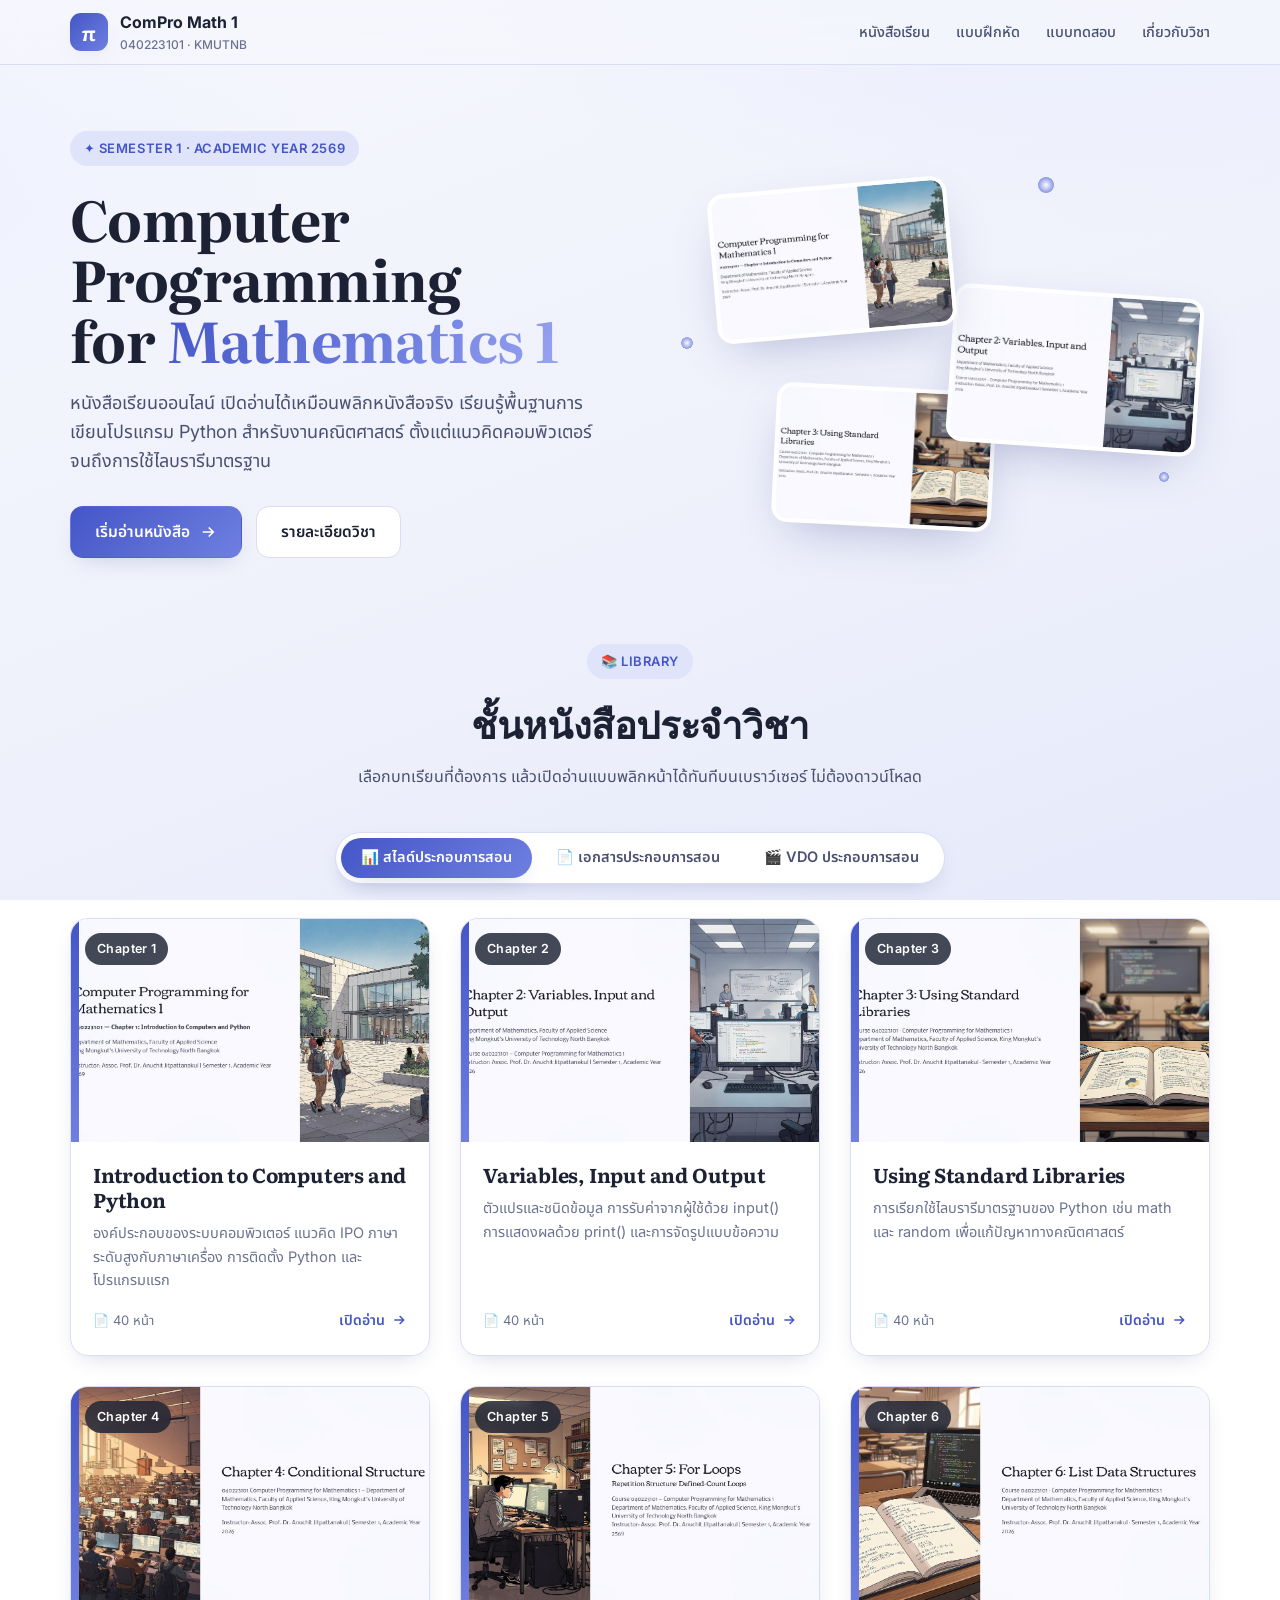
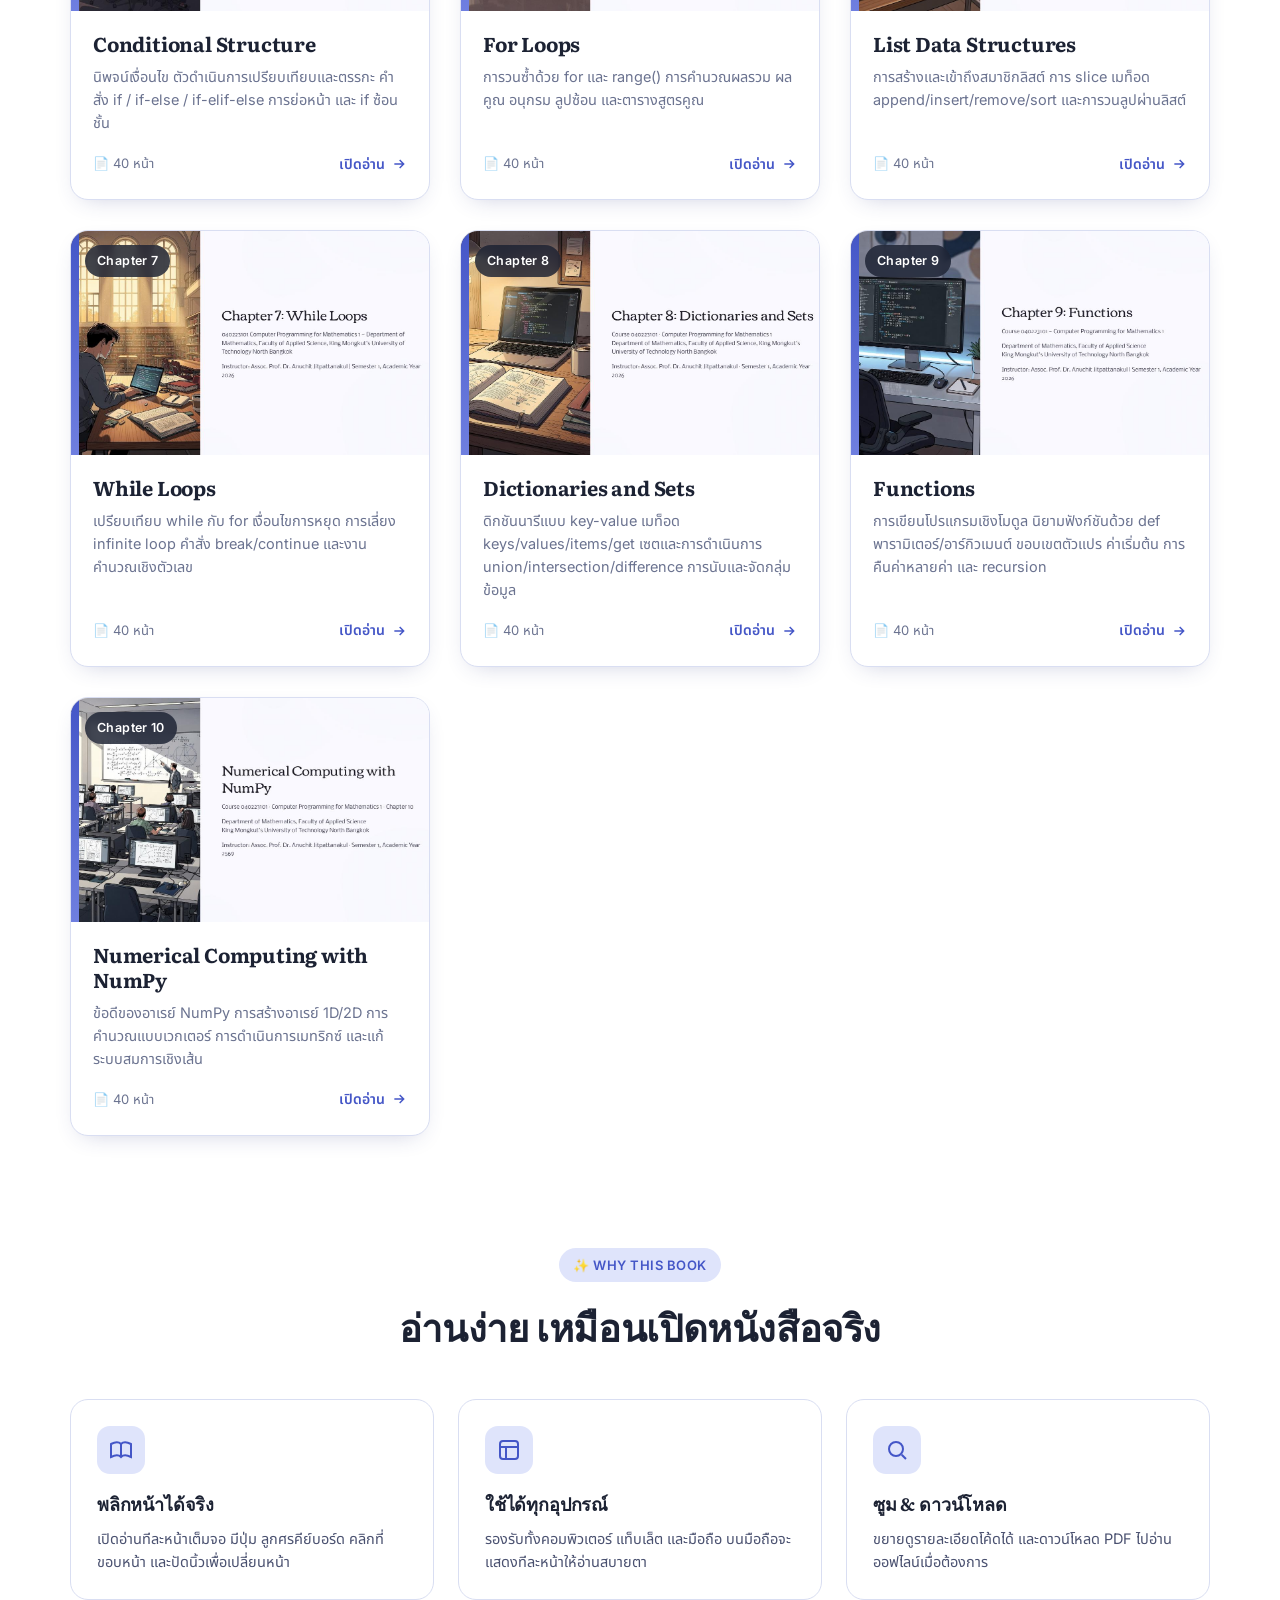
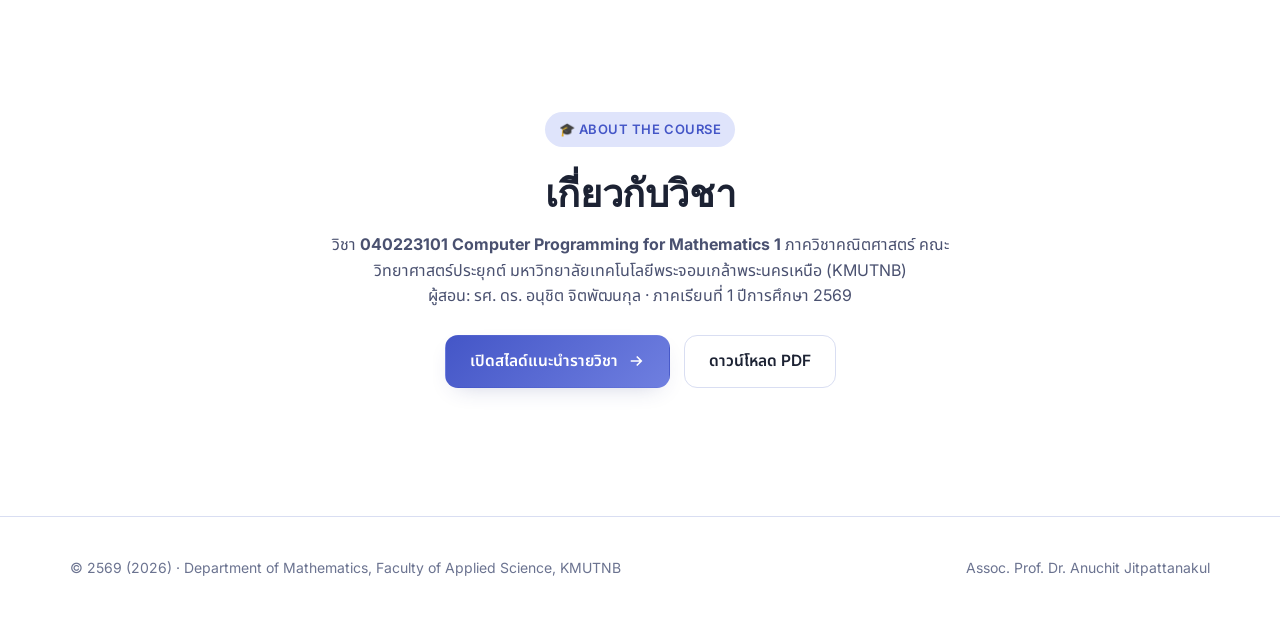
<file: index.html>
<!DOCTYPE html>
<html lang="th">
<head>
  <meta charset="UTF-8" />
  <meta name="viewport" content="width=device-width, initial-scale=1.0" />
  <title>Computer Programming for Mathematics 1 — 040223101</title>
  <meta name="description" content="หนังสือเรียนออนไลน์ วิชา Computer Programming for Mathematics 1 (040223101) — KMUTNB" />
  <link rel="preconnect" href="https://fonts.googleapis.com" />
  <link rel="preconnect" href="https://fonts.gstatic.com" crossorigin />
  <link href="https://fonts.googleapis.com/css2?family=Literata:ital,opsz,wght@0,7..72,400;0,7..72,600;0,7..72,700;1,7..72,400&family=Inter:wght@400;500;600;700&family=Noto+Sans+Thai:wght@400;500;600;700&display=swap" rel="stylesheet" />
  <link rel="stylesheet" href="assets/css/style.css" />
  <link rel="icon" href="data:image/svg+xml,%3Csvg xmlns='http://www.w3.org/2000/svg' viewBox='0 0 100 100'%3E%3Crect width='100' height='100' rx='24' fill='%234456c7'/%3E%3Ctext x='50' y='70' font-size='62' text-anchor='middle' fill='white' font-family='Georgia'%3E%CF%80%3C/text%3E%3C/svg%3E" />
  <style>
    /* ปุ่มสลับ สไลด์ / เอกสาร */
    .shelf[hidden] { display: none; }
    .seg-wrap { text-align: center; margin-bottom: 34px; }
    .segmented { display: inline-flex; background: #fff; border: 1px solid var(--line);
      border-radius: 999px; padding: 5px; gap: 4px; box-shadow: var(--shadow-sm); }
    .segmented button { border: none; background: none; cursor: pointer; font-family: inherit;
      padding: 9px 20px; border-radius: 999px; font-size: 14.5px; font-weight: 600;
      color: var(--ink-soft); transition: all .15s ease; white-space: nowrap; }
    .segmented button:hover { color: var(--accent); }
    .segmented button.seg-active {
      background: linear-gradient(135deg, var(--accent) 0%, var(--accent-2) 100%);
      color: #fff; box-shadow: var(--shadow-sm); }
    .book-cover .doc-tag { position: absolute; top: 12px; left: 12px; z-index: 2;
      font-size: 11.5px; font-weight: 600; padding: 3px 10px; border-radius: 999px;
      background: rgba(255,255,255,.92); color: var(--accent); box-shadow: var(--shadow-sm); }
    /* การ์ดวิดีโอ */
    .book-cover .vdo-tag { position: absolute; top: 12px; left: 12px; z-index: 2;
      font-size: 11.5px; font-weight: 700; padding: 3px 10px; border-radius: 999px;
      background: #ff0000; color: #fff; box-shadow: var(--shadow-sm); letter-spacing: .02em; }
    .book-cover .play-badge { position: absolute; inset: 0; z-index: 2; margin: auto;
      width: 60px; height: 60px; border-radius: 50%; background: rgba(255,0,0,.92);
      display: grid; place-items: center; box-shadow: 0 6px 20px rgba(0,0,0,.28);
      transition: transform .2s ease, background .2s ease; }
    .book-cover .play-badge::before { content: ""; width: 0; height: 0; margin-left: 4px;
      border-style: solid; border-width: 11px 0 11px 19px; border-color: transparent transparent transparent #fff; }
    .book:hover .book-cover .play-badge { transform: scale(1.08); background: #ff0000; }
    .open.vdo { color: #c4302b; }
    /* การ์ด "เร็ว ๆ นี้" */
    .book.soon { opacity: .58; pointer-events: none; }
    .book.soon .book-cover img { filter: grayscale(.55); }
    .soon-tag { font-size: 13px; font-weight: 600; color: var(--muted); }
    /* แถบแท็บ: เลื่อนแนวนอนได้เมื่อจอแคบ (3 แท็บไม่พอดี) */
    @media (max-width: 720px) {
      .seg-wrap { overflow-x: auto; -webkit-overflow-scrolling: touch; padding-bottom: 4px; }
      .seg-wrap::-webkit-scrollbar { height: 0; }
      .segmented { font-size: 13px; }
      .segmented button { padding: 8px 14px; }
    }
  </style>
</head>
<body>
  <!-- Top bar -->
  <header class="topbar">
    <div class="container">
      <a class="brand" href="index.html">
        <span class="logo">π</span>
        <span>ComPro Math 1
          <small>040223101 · KMUTNB</small>
        </span>
      </a>
      <nav class="topnav">
        <a href="#books">หนังสือเรียน</a>
        <a href="exercises.html">แบบฝึกหัด</a>
        <a href="quizzes.html">แบบทดสอบ</a>
        <a href="#about">เกี่ยวกับวิชา</a>
      </nav>
    </div>
  </header>

  <!-- Hero -->
  <section class="hero">
    <div class="container hero-grid">
      <div>
        <span class="eyebrow">✦ Semester 1 · Academic Year 2569</span>
        <h1>Computer Programming<br />for <span class="grad">Mathematics 1</span></h1>
        <p class="lead">
          หนังสือเรียนออนไลน์ เปิดอ่านได้เหมือนพลิกหนังสือจริง
          เรียนรู้พื้นฐานการเขียนโปรแกรม Python สำหรับงานคณิตศาสตร์
          ตั้งแต่แนวคิดคอมพิวเตอร์จนถึงการใช้ไลบรารีมาตรฐาน
        </p>
        <div class="hero-cta">
          <a class="btn btn-primary" href="#books">
            เริ่มอ่านหนังสือ
            <svg width="18" height="18" viewBox="0 0 24 24" fill="none" stroke="currentColor" stroke-width="2.2"><path d="M5 12h14M13 6l6 6-6 6"/></svg>
          </a>
          <a class="btn btn-ghost" href="#about">รายละเอียดวิชา</a>
        </div>
      </div>
      <div class="hero-art" aria-hidden="true">
        <div class="float-card c1"><img src="assets/img/covers/chapter-1.jpg" alt="" /></div>
        <div class="float-card c2"><img src="assets/img/covers/chapter-2.jpg" alt="" /></div>
        <div class="float-card c3"><img src="assets/img/covers/chapter-3.jpg" alt="" /></div>
        <span class="spark" style="top:6%; right:30%;"></span>
        <span class="spark" style="bottom:14%; right:8%; width:10px; height:10px;"></span>
        <span class="spark" style="top:48%; left:-2%; width:12px; height:12px;"></span>
      </div>
    </div>
  </section>

  <!-- Books -->
  <section class="section" id="books">
    <div class="container">
      <div class="section-head">
        <span class="eyebrow">📚 Library</span>
        <h2>ชั้นหนังสือประจำวิชา</h2>
        <p>เลือกบทเรียนที่ต้องการ แล้วเปิดอ่านแบบพลิกหน้าได้ทันทีบนเบราว์เซอร์ ไม่ต้องดาวน์โหลด</p>
      </div>

      <div class="seg-wrap">
        <div class="segmented" id="bookTabs">
          <button type="button" class="seg-active" data-shelf="slides">📊 สไลด์ประกอบการสอน</button>
          <button type="button" data-shelf="docs">📄 เอกสารประกอบการสอน</button>
          <button type="button" data-shelf="videos">🎬 VDO ประกอบการสอน</button>
        </div>
      </div>

      <div class="shelf" id="shelf-slides">

        <a class="book" href="reader.html?book=chapter-1">
          <div class="book-cover">
            <span class="spine"></span>
            <img src="assets/img/covers/chapter-1.jpg" alt="ปกบทที่ 1" />
            <span class="ch-badge">Chapter 1</span>
          </div>
          <div class="book-body">
            <h3>Introduction to Computers and Python</h3>
            <p>องค์ประกอบของระบบคอมพิวเตอร์ แนวคิด IPO ภาษาระดับสูงกับภาษาเครื่อง การติดตั้ง Python และโปรแกรมแรก</p>
            <div class="book-meta">
              <span class="pages">📄 40 หน้า</span>
              <span class="open">เปิดอ่าน
                <svg width="16" height="16" viewBox="0 0 24 24" fill="none" stroke="currentColor" stroke-width="2.2"><path d="M5 12h14M13 6l6 6-6 6"/></svg>
              </span>
            </div>
          </div>
        </a>

        <a class="book" href="reader.html?book=chapter-2">
          <div class="book-cover">
            <span class="spine"></span>
            <img src="assets/img/covers/chapter-2.jpg" alt="ปกบทที่ 2" />
            <span class="ch-badge">Chapter 2</span>
          </div>
          <div class="book-body">
            <h3>Variables, Input and Output</h3>
            <p>ตัวแปรและชนิดข้อมูล การรับค่าจากผู้ใช้ด้วย input() การแสดงผลด้วย print() และการจัดรูปแบบข้อความ</p>
            <div class="book-meta">
              <span class="pages">📄 40 หน้า</span>
              <span class="open">เปิดอ่าน
                <svg width="16" height="16" viewBox="0 0 24 24" fill="none" stroke="currentColor" stroke-width="2.2"><path d="M5 12h14M13 6l6 6-6 6"/></svg>
              </span>
            </div>
          </div>
        </a>

        <a class="book" href="reader.html?book=chapter-3">
          <div class="book-cover">
            <span class="spine"></span>
            <img src="assets/img/covers/chapter-3.jpg" alt="ปกบทที่ 3" />
            <span class="ch-badge">Chapter 3</span>
          </div>
          <div class="book-body">
            <h3>Using Standard Libraries</h3>
            <p>การเรียกใช้ไลบรารีมาตรฐานของ Python เช่น math และ random เพื่อแก้ปัญหาทางคณิตศาสตร์</p>
            <div class="book-meta">
              <span class="pages">📄 40 หน้า</span>
              <span class="open">เปิดอ่าน
                <svg width="16" height="16" viewBox="0 0 24 24" fill="none" stroke="currentColor" stroke-width="2.2"><path d="M5 12h14M13 6l6 6-6 6"/></svg>
              </span>
            </div>
          </div>
        </a>

        <a class="book" href="reader.html?book=chapter-4">
          <div class="book-cover">
            <span class="spine"></span>
            <img src="assets/img/covers/chapter-4.jpg" alt="ปกบทที่ 4" />
            <span class="ch-badge">Chapter 4</span>
          </div>
          <div class="book-body">
            <h3>Conditional Structure</h3>
            <p>นิพจน์เงื่อนไข ตัวดำเนินการเปรียบเทียบและตรรกะ คำสั่ง if / if-else / if-elif-else การย่อหน้า และ if ซ้อนชั้น</p>
            <div class="book-meta">
              <span class="pages">📄 40 หน้า</span>
              <span class="open">เปิดอ่าน
                <svg width="16" height="16" viewBox="0 0 24 24" fill="none" stroke="currentColor" stroke-width="2.2"><path d="M5 12h14M13 6l6 6-6 6"/></svg>
              </span>
            </div>
          </div>
        </a>

        <a class="book" href="reader.html?book=chapter-5">
          <div class="book-cover">
            <span class="spine"></span>
            <img src="assets/img/covers/chapter-5.jpg" alt="ปกบทที่ 5" />
            <span class="ch-badge">Chapter 5</span>
          </div>
          <div class="book-body">
            <h3>For Loops</h3>
            <p>การวนซ้ำด้วย for และ range() การคำนวณผลรวม ผลคูณ อนุกรม ลูปซ้อน และตารางสูตรคูณ</p>
            <div class="book-meta">
              <span class="pages">📄 40 หน้า</span>
              <span class="open">เปิดอ่าน
                <svg width="16" height="16" viewBox="0 0 24 24" fill="none" stroke="currentColor" stroke-width="2.2"><path d="M5 12h14M13 6l6 6-6 6"/></svg>
              </span>
            </div>
          </div>
        </a>

        <a class="book" href="reader.html?book=chapter-6">
          <div class="book-cover">
            <span class="spine"></span>
            <img src="assets/img/covers/chapter-6.jpg" alt="ปกบทที่ 6" />
            <span class="ch-badge">Chapter 6</span>
          </div>
          <div class="book-body">
            <h3>List Data Structures</h3>
            <p>การสร้างและเข้าถึงสมาชิกลิสต์ การ slice เมท็อด append/insert/remove/sort และการวนลูปผ่านลิสต์</p>
            <div class="book-meta">
              <span class="pages">📄 40 หน้า</span>
              <span class="open">เปิดอ่าน
                <svg width="16" height="16" viewBox="0 0 24 24" fill="none" stroke="currentColor" stroke-width="2.2"><path d="M5 12h14M13 6l6 6-6 6"/></svg>
              </span>
            </div>
          </div>
        </a>

        <a class="book" href="reader.html?book=chapter-7">
          <div class="book-cover">
            <span class="spine"></span>
            <img src="assets/img/covers/chapter-7.jpg" alt="ปกบทที่ 7" />
            <span class="ch-badge">Chapter 7</span>
          </div>
          <div class="book-body">
            <h3>While Loops</h3>
            <p>เปรียบเทียบ while กับ for เงื่อนไขการหยุด การเลี่ยง infinite loop คำสั่ง break/continue และงานคำนวณเชิงตัวเลข</p>
            <div class="book-meta">
              <span class="pages">📄 40 หน้า</span>
              <span class="open">เปิดอ่าน
                <svg width="16" height="16" viewBox="0 0 24 24" fill="none" stroke="currentColor" stroke-width="2.2"><path d="M5 12h14M13 6l6 6-6 6"/></svg>
              </span>
            </div>
          </div>
        </a>

        <a class="book" href="reader.html?book=chapter-8">
          <div class="book-cover">
            <span class="spine"></span>
            <img src="assets/img/covers/chapter-8.jpg" alt="ปกบทที่ 8" />
            <span class="ch-badge">Chapter 8</span>
          </div>
          <div class="book-body">
            <h3>Dictionaries and Sets</h3>
            <p>ดิกชันนารีแบบ key-value เมท็อด keys/values/items/get เซตและการดำเนินการ union/intersection/difference การนับและจัดกลุ่มข้อมูล</p>
            <div class="book-meta">
              <span class="pages">📄 40 หน้า</span>
              <span class="open">เปิดอ่าน
                <svg width="16" height="16" viewBox="0 0 24 24" fill="none" stroke="currentColor" stroke-width="2.2"><path d="M5 12h14M13 6l6 6-6 6"/></svg>
              </span>
            </div>
          </div>
        </a>

        <a class="book" href="reader.html?book=chapter-9">
          <div class="book-cover">
            <span class="spine"></span>
            <img src="assets/img/covers/chapter-9.jpg" alt="ปกบทที่ 9" />
            <span class="ch-badge">Chapter 9</span>
          </div>
          <div class="book-body">
            <h3>Functions</h3>
            <p>การเขียนโปรแกรมเชิงโมดูล นิยามฟังก์ชันด้วย def พารามิเตอร์/อาร์กิวเมนต์ ขอบเขตตัวแปร ค่าเริ่มต้น การคืนค่าหลายค่า และ recursion</p>
            <div class="book-meta">
              <span class="pages">📄 40 หน้า</span>
              <span class="open">เปิดอ่าน
                <svg width="16" height="16" viewBox="0 0 24 24" fill="none" stroke="currentColor" stroke-width="2.2"><path d="M5 12h14M13 6l6 6-6 6"/></svg>
              </span>
            </div>
          </div>
        </a>

        <a class="book" href="reader.html?book=chapter-10">
          <div class="book-cover">
            <span class="spine"></span>
            <img src="assets/img/covers/chapter-10.jpg" alt="ปกบทที่ 10" />
            <span class="ch-badge">Chapter 10</span>
          </div>
          <div class="book-body">
            <h3>Numerical Computing with NumPy</h3>
            <p>ข้อดีของอาเรย์ NumPy การสร้างอาเรย์ 1D/2D การคำนวณแบบเวกเตอร์ การดำเนินการเมทริกซ์ และแก้ระบบสมการเชิงเส้น</p>
            <div class="book-meta">
              <span class="pages">📄 40 หน้า</span>
              <span class="open">เปิดอ่าน
                <svg width="16" height="16" viewBox="0 0 24 24" fill="none" stroke="currentColor" stroke-width="2.2"><path d="M5 12h14M13 6l6 6-6 6"/></svg>
              </span>
            </div>
          </div>
        </a>

      </div>

      <div class="shelf" id="shelf-docs" hidden>

        <a class="book" href="reader.html?book=doc-1">
          <div class="book-cover">
            <span class="spine"></span>
            <span class="doc-tag">เอกสาร</span>
            <img src="assets/img/covers/chapter-1.jpg" alt="ปกเอกสารบทที่ 1" />
            <span class="ch-badge">บทที่ 1</span>
          </div>
          <div class="book-body">
            <h3>Introduction to Computers and Python</h3>
            <p>องค์ประกอบของระบบคอมพิวเตอร์ แนวคิด IPO ภาษาระดับสูงกับภาษาเครื่อง การติดตั้ง Python และโปรแกรมแรก</p>
            <div class="book-meta">
              <span class="pages">📄 7 หน้า</span>
              <span class="open">เปิดอ่าน
                <svg width="16" height="16" viewBox="0 0 24 24" fill="none" stroke="currentColor" stroke-width="2.2"><path d="M5 12h14M13 6l6 6-6 6"/></svg>
              </span>
            </div>
          </div>
        </a>

        <a class="book" href="reader.html?book=doc-2">
          <div class="book-cover">
            <span class="spine"></span>
            <span class="doc-tag">เอกสาร</span>
            <img src="assets/img/covers/chapter-2.jpg" alt="ปกเอกสารบทที่ 2" />
            <span class="ch-badge">บทที่ 2</span>
          </div>
          <div class="book-body">
            <h3>Variables, Input and Output</h3>
            <p>ตัวแปรและชนิดข้อมูล การรับค่าจากผู้ใช้ด้วย input() การแสดงผลด้วย print() และการจัดรูปแบบข้อความ</p>
            <div class="book-meta">
              <span class="pages">📄 8 หน้า</span>
              <span class="open">เปิดอ่าน
                <svg width="16" height="16" viewBox="0 0 24 24" fill="none" stroke="currentColor" stroke-width="2.2"><path d="M5 12h14M13 6l6 6-6 6"/></svg>
              </span>
            </div>
          </div>
        </a>

        <a class="book" href="reader.html?book=doc-3">
          <div class="book-cover">
            <span class="spine"></span>
            <span class="doc-tag">เอกสาร</span>
            <img src="assets/img/covers/chapter-3.jpg" alt="ปกเอกสารบทที่ 3" />
            <span class="ch-badge">บทที่ 3</span>
          </div>
          <div class="book-body">
            <h3>Using Standard Libraries</h3>
            <p>การเรียกใช้ไลบรารีมาตรฐานของ Python เช่น math และ random เพื่อแก้ปัญหาทางคณิตศาสตร์</p>
            <div class="book-meta">
              <span class="pages">📄 6 หน้า</span>
              <span class="open">เปิดอ่าน
                <svg width="16" height="16" viewBox="0 0 24 24" fill="none" stroke="currentColor" stroke-width="2.2"><path d="M5 12h14M13 6l6 6-6 6"/></svg>
              </span>
            </div>
          </div>
        </a>

        <a class="book" href="reader.html?book=doc-4">
          <div class="book-cover">
            <span class="spine"></span>
            <span class="doc-tag">เอกสาร</span>
            <img src="assets/img/covers/chapter-4.jpg" alt="ปกเอกสารบทที่ 4" />
            <span class="ch-badge">บทที่ 4</span>
          </div>
          <div class="book-body">
            <h3>Conditional Structure</h3>
            <p>นิพจน์เงื่อนไข ตัวดำเนินการเปรียบเทียบและตรรกะ คำสั่ง if / if-else / if-elif-else การย่อหน้า และ if ซ้อนชั้น</p>
            <div class="book-meta">
              <span class="pages">📄 6 หน้า</span>
              <span class="open">เปิดอ่าน
                <svg width="16" height="16" viewBox="0 0 24 24" fill="none" stroke="currentColor" stroke-width="2.2"><path d="M5 12h14M13 6l6 6-6 6"/></svg>
              </span>
            </div>
          </div>
        </a>

        <a class="book" href="reader.html?book=doc-5">
          <div class="book-cover">
            <span class="spine"></span>
            <span class="doc-tag">เอกสาร</span>
            <img src="assets/img/covers/chapter-5.jpg" alt="ปกเอกสารบทที่ 5" />
            <span class="ch-badge">บทที่ 5</span>
          </div>
          <div class="book-body">
            <h3>For Loops</h3>
            <p>การวนซ้ำด้วย for และ range() การคำนวณผลรวม ผลคูณ อนุกรม ลูปซ้อน และตารางสูตรคูณ</p>
            <div class="book-meta">
              <span class="pages">📄 6 หน้า</span>
              <span class="open">เปิดอ่าน
                <svg width="16" height="16" viewBox="0 0 24 24" fill="none" stroke="currentColor" stroke-width="2.2"><path d="M5 12h14M13 6l6 6-6 6"/></svg>
              </span>
            </div>
          </div>
        </a>

        <a class="book" href="reader.html?book=doc-6">
          <div class="book-cover">
            <span class="spine"></span>
            <span class="doc-tag">เอกสาร</span>
            <img src="assets/img/covers/chapter-6.jpg" alt="ปกเอกสารบทที่ 6" />
            <span class="ch-badge">บทที่ 6</span>
          </div>
          <div class="book-body">
            <h3>List Data Structures</h3>
            <p>การสร้างและเข้าถึงสมาชิกลิสต์ การ slice เมท็อด append/insert/remove/sort และการวนลูปผ่านลิสต์</p>
            <div class="book-meta">
              <span class="pages">📄 6 หน้า</span>
              <span class="open">เปิดอ่าน
                <svg width="16" height="16" viewBox="0 0 24 24" fill="none" stroke="currentColor" stroke-width="2.2"><path d="M5 12h14M13 6l6 6-6 6"/></svg>
              </span>
            </div>
          </div>
        </a>

        <a class="book" href="reader.html?book=doc-7">
          <div class="book-cover">
            <span class="spine"></span>
            <span class="doc-tag">เอกสาร</span>
            <img src="assets/img/covers/chapter-7.jpg" alt="ปกเอกสารบทที่ 7" />
            <span class="ch-badge">บทที่ 7</span>
          </div>
          <div class="book-body">
            <h3>While Loops</h3>
            <p>เปรียบเทียบ while กับ for เงื่อนไขการหยุด การเลี่ยง infinite loop คำสั่ง break/continue และงานคำนวณเชิงตัวเลข</p>
            <div class="book-meta">
              <span class="pages">📄 5 หน้า</span>
              <span class="open">เปิดอ่าน
                <svg width="16" height="16" viewBox="0 0 24 24" fill="none" stroke="currentColor" stroke-width="2.2"><path d="M5 12h14M13 6l6 6-6 6"/></svg>
              </span>
            </div>
          </div>
        </a>

        <a class="book" href="reader.html?book=doc-8">
          <div class="book-cover">
            <span class="spine"></span>
            <span class="doc-tag">เอกสาร</span>
            <img src="assets/img/covers/chapter-8.jpg" alt="ปกเอกสารบทที่ 8" />
            <span class="ch-badge">บทที่ 8</span>
          </div>
          <div class="book-body">
            <h3>Dictionaries and Sets</h3>
            <p>ดิกชันนารีแบบ key-value เมท็อด keys/values/items/get เซตและการดำเนินการ union/intersection/difference การนับและจัดกลุ่มข้อมูล</p>
            <div class="book-meta">
              <span class="pages">📄 5 หน้า</span>
              <span class="open">เปิดอ่าน
                <svg width="16" height="16" viewBox="0 0 24 24" fill="none" stroke="currentColor" stroke-width="2.2"><path d="M5 12h14M13 6l6 6-6 6"/></svg>
              </span>
            </div>
          </div>
        </a>

        <a class="book" href="reader.html?book=doc-9">
          <div class="book-cover">
            <span class="spine"></span>
            <span class="doc-tag">เอกสาร</span>
            <img src="assets/img/covers/chapter-9.jpg" alt="ปกเอกสารบทที่ 9" />
            <span class="ch-badge">บทที่ 9</span>
          </div>
          <div class="book-body">
            <h3>Functions</h3>
            <p>การเขียนโปรแกรมเชิงโมดูล นิยามฟังก์ชันด้วย def พารามิเตอร์/อาร์กิวเมนต์ ขอบเขตตัวแปร ค่าเริ่มต้น การคืนค่าหลายค่า และ recursion</p>
            <div class="book-meta">
              <span class="pages">📄 7 หน้า</span>
              <span class="open">เปิดอ่าน
                <svg width="16" height="16" viewBox="0 0 24 24" fill="none" stroke="currentColor" stroke-width="2.2"><path d="M5 12h14M13 6l6 6-6 6"/></svg>
              </span>
            </div>
          </div>
        </a>

        <a class="book" href="reader.html?book=doc-10">
          <div class="book-cover">
            <span class="spine"></span>
            <span class="doc-tag">เอกสาร</span>
            <img src="assets/img/covers/chapter-10.jpg" alt="ปกเอกสารบทที่ 10" />
            <span class="ch-badge">บทที่ 10</span>
          </div>
          <div class="book-body">
            <h3>Numerical Computing with NumPy</h3>
            <p>ข้อดีของอาเรย์ NumPy การสร้างอาเรย์ 1D/2D การคำนวณแบบเวกเตอร์ การดำเนินการเมทริกซ์ และแก้ระบบสมการเชิงเส้น</p>
            <div class="book-meta">
              <span class="pages">📄 6 หน้า</span>
              <span class="open">เปิดอ่าน
                <svg width="16" height="16" viewBox="0 0 24 24" fill="none" stroke="currentColor" stroke-width="2.2"><path d="M5 12h14M13 6l6 6-6 6"/></svg>
              </span>
            </div>
          </div>
        </a>

      </div>

      <div class="shelf" id="shelf-videos" hidden>

        <a class="book" href="https://www.youtube.com/watch?v=8aODDS-cvmM" target="_blank" rel="noopener">
          <div class="book-cover">
            <span class="spine"></span>
            <span class="vdo-tag">▶ VDO</span>
            <img src="assets/img/covers/chapter-1.jpg" alt="ปกวิดีโอบทที่ 1" />
            <span class="play-badge" aria-hidden="true"></span>
            <span class="ch-badge">บทที่ 1</span>
          </div>
          <div class="book-body">
            <h3>Introduction to Computers and Python</h3>
            <p>องค์ประกอบของระบบคอมพิวเตอร์ แนวคิด IPO ภาษาระดับสูงกับภาษาเครื่อง การติดตั้ง Python และโปรแกรมแรก</p>
            <div class="book-meta">
              <span class="pages">🎬 วิดีโอบรรยาย</span>
              <span class="open vdo">ดูบน YouTube
                <svg width="16" height="16" viewBox="0 0 24 24" fill="none" stroke="currentColor" stroke-width="2.2"><path d="M5 12h14M13 6l6 6-6 6"/></svg>
              </span>
            </div>
          </div>
        </a>

        <a class="book" href="https://www.youtube.com/watch?v=A6IVnp2pHlQ" target="_blank" rel="noopener">
          <div class="book-cover">
            <span class="spine"></span>
            <span class="vdo-tag">▶ VDO</span>
            <img src="assets/img/covers/chapter-2.jpg" alt="ปกวิดีโอบทที่ 2" />
            <span class="play-badge" aria-hidden="true"></span>
            <span class="ch-badge">บทที่ 2</span>
          </div>
          <div class="book-body">
            <h3>Variables, Input and Output</h3>
            <p>ตัวแปรและชนิดข้อมูล การรับค่าจากผู้ใช้ด้วย input() การแสดงผลด้วย print() และการจัดรูปแบบข้อความ</p>
            <div class="book-meta">
              <span class="pages">🎬 วิดีโอบรรยาย</span>
              <span class="open vdo">ดูบน YouTube
                <svg width="16" height="16" viewBox="0 0 24 24" fill="none" stroke="currentColor" stroke-width="2.2"><path d="M5 12h14M13 6l6 6-6 6"/></svg>
              </span>
            </div>
          </div>
        </a>

        <a class="book" href="https://www.youtube.com/watch?v=VZgz2jLI8cU" target="_blank" rel="noopener">
          <div class="book-cover">
            <span class="spine"></span>
            <span class="vdo-tag">▶ VDO</span>
            <img src="assets/img/covers/chapter-3.jpg" alt="ปกวิดีโอบทที่ 3" />
            <span class="play-badge" aria-hidden="true"></span>
            <span class="ch-badge">บทที่ 3</span>
          </div>
          <div class="book-body">
            <h3>Using Standard Libraries</h3>
            <p>การเรียกใช้ไลบรารีมาตรฐานของ Python เช่น math และ random เพื่อแก้ปัญหาทางคณิตศาสตร์</p>
            <div class="book-meta">
              <span class="pages">🎬 วิดีโอบรรยาย</span>
              <span class="open vdo">ดูบน YouTube
                <svg width="16" height="16" viewBox="0 0 24 24" fill="none" stroke="currentColor" stroke-width="2.2"><path d="M5 12h14M13 6l6 6-6 6"/></svg>
              </span>
            </div>
          </div>
        </a>

        <a class="book" href="https://www.youtube.com/watch?v=sht5bOnMiaI" target="_blank" rel="noopener">
          <div class="book-cover">
            <span class="spine"></span>
            <span class="vdo-tag">▶ VDO</span>
            <img src="assets/img/covers/chapter-4.jpg" alt="ปกวิดีโอบทที่ 4" />
            <span class="play-badge" aria-hidden="true"></span>
            <span class="ch-badge">บทที่ 4</span>
          </div>
          <div class="book-body">
            <h3>Conditional Structure</h3>
            <p>นิพจน์เงื่อนไข ตัวดำเนินการเปรียบเทียบและตรรกะ คำสั่ง if / if-else / if-elif-else การย่อหน้า และ if ซ้อนชั้น</p>
            <div class="book-meta">
              <span class="pages">🎬 วิดีโอบรรยาย</span>
              <span class="open vdo">ดูบน YouTube
                <svg width="16" height="16" viewBox="0 0 24 24" fill="none" stroke="currentColor" stroke-width="2.2"><path d="M5 12h14M13 6l6 6-6 6"/></svg>
              </span>
            </div>
          </div>
        </a>

        <a class="book" href="https://www.youtube.com/watch?v=c_5Z43TTSbc" target="_blank" rel="noopener">
          <div class="book-cover">
            <span class="spine"></span>
            <span class="vdo-tag">▶ VDO</span>
            <img src="assets/img/covers/chapter-5.jpg" alt="ปกวิดีโอบทที่ 5" />
            <span class="play-badge" aria-hidden="true"></span>
            <span class="ch-badge">บทที่ 5</span>
          </div>
          <div class="book-body">
            <h3>For Loops</h3>
            <p>การวนซ้ำด้วย for และ range() การคำนวณผลรวม ผลคูณ อนุกรม ลูปซ้อน และตารางสูตรคูณ</p>
            <div class="book-meta">
              <span class="pages">🎬 วิดีโอบรรยาย</span>
              <span class="open vdo">ดูบน YouTube
                <svg width="16" height="16" viewBox="0 0 24 24" fill="none" stroke="currentColor" stroke-width="2.2"><path d="M5 12h14M13 6l6 6-6 6"/></svg>
              </span>
            </div>
          </div>
        </a>

        <a class="book" href="https://www.youtube.com/watch?v=TjpUF82bQNM" target="_blank" rel="noopener">
          <div class="book-cover">
            <span class="spine"></span>
            <span class="vdo-tag">▶ VDO</span>
            <img src="assets/img/covers/chapter-6.jpg" alt="ปกวิดีโอบทที่ 6" />
            <span class="play-badge" aria-hidden="true"></span>
            <span class="ch-badge">บทที่ 6</span>
          </div>
          <div class="book-body">
            <h3>List Data Structures</h3>
            <p>การสร้างและเข้าถึงสมาชิกลิสต์ การ slice เมท็อด append/insert/remove/sort และการวนลูปผ่านลิสต์</p>
            <div class="book-meta">
              <span class="pages">🎬 วิดีโอบรรยาย</span>
              <span class="open vdo">ดูบน YouTube
                <svg width="16" height="16" viewBox="0 0 24 24" fill="none" stroke="currentColor" stroke-width="2.2"><path d="M5 12h14M13 6l6 6-6 6"/></svg>
              </span>
            </div>
          </div>
        </a>

        <a class="book" href="https://www.youtube.com/watch?v=DO5tbkO5tyk" target="_blank" rel="noopener">
          <div class="book-cover">
            <span class="spine"></span>
            <span class="vdo-tag">▶ VDO</span>
            <img src="assets/img/covers/chapter-7.jpg" alt="ปกวิดีโอบทที่ 7" />
            <span class="play-badge" aria-hidden="true"></span>
            <span class="ch-badge">บทที่ 7</span>
          </div>
          <div class="book-body">
            <h3>While Loops</h3>
            <p>เปรียบเทียบ while กับ for เงื่อนไขการหยุด การเลี่ยง infinite loop คำสั่ง break/continue และงานคำนวณเชิงตัวเลข</p>
            <div class="book-meta">
              <span class="pages">🎬 วิดีโอบรรยาย</span>
              <span class="open vdo">ดูบน YouTube
                <svg width="16" height="16" viewBox="0 0 24 24" fill="none" stroke="currentColor" stroke-width="2.2"><path d="M5 12h14M13 6l6 6-6 6"/></svg>
              </span>
            </div>
          </div>
        </a>

        <a class="book" href="https://www.youtube.com/watch?v=rc6XGDtuoKU" target="_blank" rel="noopener">
          <div class="book-cover">
            <span class="spine"></span>
            <span class="vdo-tag">▶ VDO</span>
            <img src="assets/img/covers/chapter-8.jpg" alt="ปกวิดีโอบทที่ 8" />
            <span class="play-badge" aria-hidden="true"></span>
            <span class="ch-badge">บทที่ 8</span>
          </div>
          <div class="book-body">
            <h3>Dictionaries and Sets</h3>
            <p>ดิกชันนารีแบบ key-value เมท็อด keys/values/items/get เซตและการดำเนินการ union/intersection/difference การนับและจัดกลุ่มข้อมูล</p>
            <div class="book-meta">
              <span class="pages">🎬 วิดีโอบรรยาย</span>
              <span class="open vdo">ดูบน YouTube
                <svg width="16" height="16" viewBox="0 0 24 24" fill="none" stroke="currentColor" stroke-width="2.2"><path d="M5 12h14M13 6l6 6-6 6"/></svg>
              </span>
            </div>
          </div>
        </a>

        <a class="book" href="https://www.youtube.com/watch?v=2Vt2yRwtXjw" target="_blank" rel="noopener">
          <div class="book-cover">
            <span class="spine"></span>
            <span class="vdo-tag">▶ VDO</span>
            <img src="assets/img/covers/chapter-9.jpg" alt="ปกวิดีโอบทที่ 9" />
            <span class="play-badge" aria-hidden="true"></span>
            <span class="ch-badge">บทที่ 9</span>
          </div>
          <div class="book-body">
            <h3>Functions</h3>
            <p>การเขียนโปรแกรมเชิงโมดูล นิยามฟังก์ชันด้วย def พารามิเตอร์/อาร์กิวเมนต์ ขอบเขตตัวแปร ค่าเริ่มต้น การคืนค่าหลายค่า และ recursion</p>
            <div class="book-meta">
              <span class="pages">🎬 วิดีโอบรรยาย</span>
              <span class="open vdo">ดูบน YouTube
                <svg width="16" height="16" viewBox="0 0 24 24" fill="none" stroke="currentColor" stroke-width="2.2"><path d="M5 12h14M13 6l6 6-6 6"/></svg>
              </span>
            </div>
          </div>
        </a>

        <a class="book" href="https://www.youtube.com/watch?v=KMBphmkHlF8" target="_blank" rel="noopener">
          <div class="book-cover">
            <span class="spine"></span>
            <span class="vdo-tag">▶ VDO</span>
            <img src="assets/img/covers/chapter-10.jpg" alt="ปกวิดีโอบทที่ 10" />
            <span class="play-badge" aria-hidden="true"></span>
            <span class="ch-badge">บทที่ 10</span>
          </div>
          <div class="book-body">
            <h3>Numerical Computing with NumPy</h3>
            <p>ข้อดีของอาเรย์ NumPy การสร้างอาเรย์ 1D/2D การคำนวณแบบเวกเตอร์ การดำเนินการเมทริกซ์ และแก้ระบบสมการเชิงเส้น</p>
            <div class="book-meta">
              <span class="pages">🎬 วิดีโอบรรยาย</span>
              <span class="open vdo">ดูบน YouTube
                <svg width="16" height="16" viewBox="0 0 24 24" fill="none" stroke="currentColor" stroke-width="2.2"><path d="M5 12h14M13 6l6 6-6 6"/></svg>
              </span>
            </div>
          </div>
        </a>

      </div>
    </div>
  </section>

  <!-- Features -->
  <section class="section" id="features">
    <div class="container">
      <div class="section-head">
        <span class="eyebrow">✨ Why this book</span>
        <h2>อ่านง่าย เหมือนเปิดหนังสือจริง</h2>
      </div>
      <div class="features">
        <div class="feature">
          <div class="ico"><svg width="24" height="24" viewBox="0 0 24 24" fill="none" stroke="currentColor" stroke-width="2"><path d="M2 6c4-2 8-2 10 0 2-2 6-2 10 0v13c-4-2-8-2-10 0-2-2-6-2-10 0V6Z"/><path d="M12 6v13"/></svg></div>
          <h3>พลิกหน้าได้จริง</h3>
          <p>เปิดอ่านทีละหน้าเต็มจอ มีปุ่ม ลูกศรคีย์บอร์ด คลิกที่ขอบหน้า และปัดนิ้วเพื่อเปลี่ยนหน้า</p>
        </div>
        <div class="feature">
          <div class="ico"><svg width="24" height="24" viewBox="0 0 24 24" fill="none" stroke="currentColor" stroke-width="2"><rect x="3" y="3" width="18" height="18" rx="3"/><path d="M3 9h18M9 21V9"/></svg></div>
          <h3>ใช้ได้ทุกอุปกรณ์</h3>
          <p>รองรับทั้งคอมพิวเตอร์ แท็บเล็ต และมือถือ บนมือถือจะแสดงทีละหน้าให้อ่านสบายตา</p>
        </div>
        <div class="feature">
          <div class="ico"><svg width="24" height="24" viewBox="0 0 24 24" fill="none" stroke="currentColor" stroke-width="2"><circle cx="11" cy="11" r="7"/><path d="m21 21-4.3-4.3"/></svg></div>
          <h3>ซูม &amp; ดาวน์โหลด</h3>
          <p>ขยายดูรายละเอียดโค้ดได้ และดาวน์โหลด PDF ไปอ่านออฟไลน์เมื่อต้องการ</p>
        </div>
      </div>
    </div>
  </section>

  <!-- About -->
  <section class="section" id="about">
    <div class="container">
      <div class="section-head">
        <span class="eyebrow">🎓 About the course</span>
        <h2>เกี่ยวกับวิชา</h2>
        <p>
          วิชา <strong>040223101 Computer Programming for Mathematics 1</strong>
          ภาควิชาคณิตศาสตร์ คณะวิทยาศาสตร์ประยุกต์
          มหาวิทยาลัยเทคโนโลยีพระจอมเกล้าพระนครเหนือ (KMUTNB)<br />
          ผู้สอน: รศ. ดร. อนุชิต จิตพัฒนกุล · ภาคเรียนที่ 1 ปีการศึกษา 2569
        </p>
        <div class="hero-cta" style="justify-content: center; margin-top: 26px;">
          <a class="btn btn-primary" href="reader.html?book=chapter-0">
            เปิดสไลด์แนะนำรายวิชา
            <svg width="18" height="18" viewBox="0 0 24 24" fill="none" stroke="currentColor" stroke-width="2.2"><path d="M5 12h14M13 6l6 6-6 6"/></svg>
          </a>
          <a class="btn btn-ghost" href="books/chapter-0.pdf" target="_blank" rel="noopener">ดาวน์โหลด PDF</a>
        </div>
      </div>
    </div>
  </section>

  <footer class="footer">
    <div class="container">
      <span>© 2569 (2026) · Department of Mathematics, Faculty of Applied Science, KMUTNB</span>
      <span>Assoc. Prof. Dr. Anuchit Jitpattanakul</span>
    </div>
  </footer>
  <script>
    // สลับชั้นหนังสือ: สไลด์ / เอกสาร / วิดีโอ
    (function () {
      var tabs = document.getElementById('bookTabs');
      if (!tabs) return;
      var shelves = {
        slides: document.getElementById('shelf-slides'),
        docs:   document.getElementById('shelf-docs'),
        videos: document.getElementById('shelf-videos')
      };
      var hashFor = { slides: '#books', docs: '#docs', videos: '#videos' };
      function activate(key) {
        Array.prototype.forEach.call(tabs.querySelectorAll('button'), function (b) {
          b.classList.toggle('seg-active', b.getAttribute('data-shelf') === key);
        });
        for (var k in shelves) { if (shelves[k]) shelves[k].hidden = (k !== key); }
        if (history.replaceState) history.replaceState(null, '', hashFor[key] || '#books');
      }
      tabs.addEventListener('click', function (e) {
        var btn = e.target.closest('button[data-shelf]');
        if (btn) activate(btn.getAttribute('data-shelf'));
      });
      // เปิดแท็บตาม #hash เมื่อโหลดหน้า
      var byHash = { '#docs': 'docs', '#videos': 'videos' };
      if (byHash[location.hash]) activate(byHash[location.hash]);
    })();
  </script>
</body>
</html>
</file>
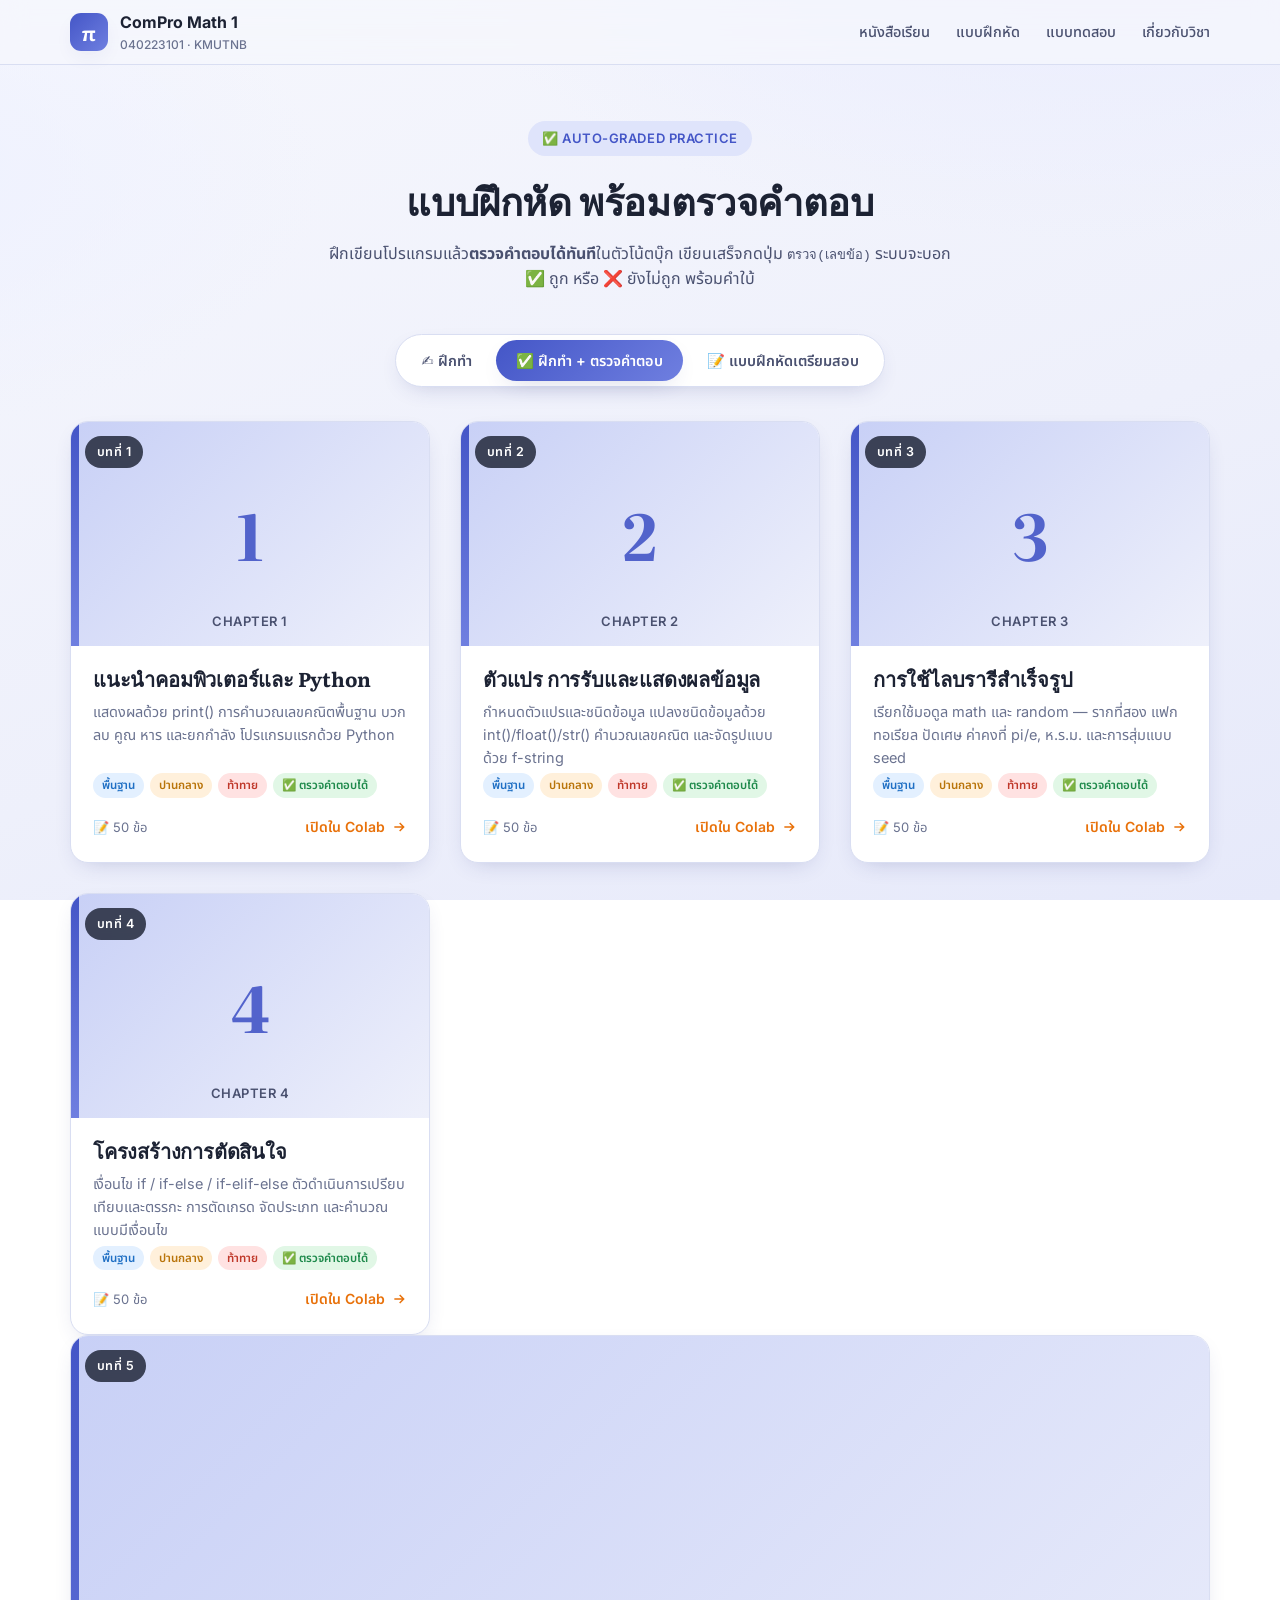
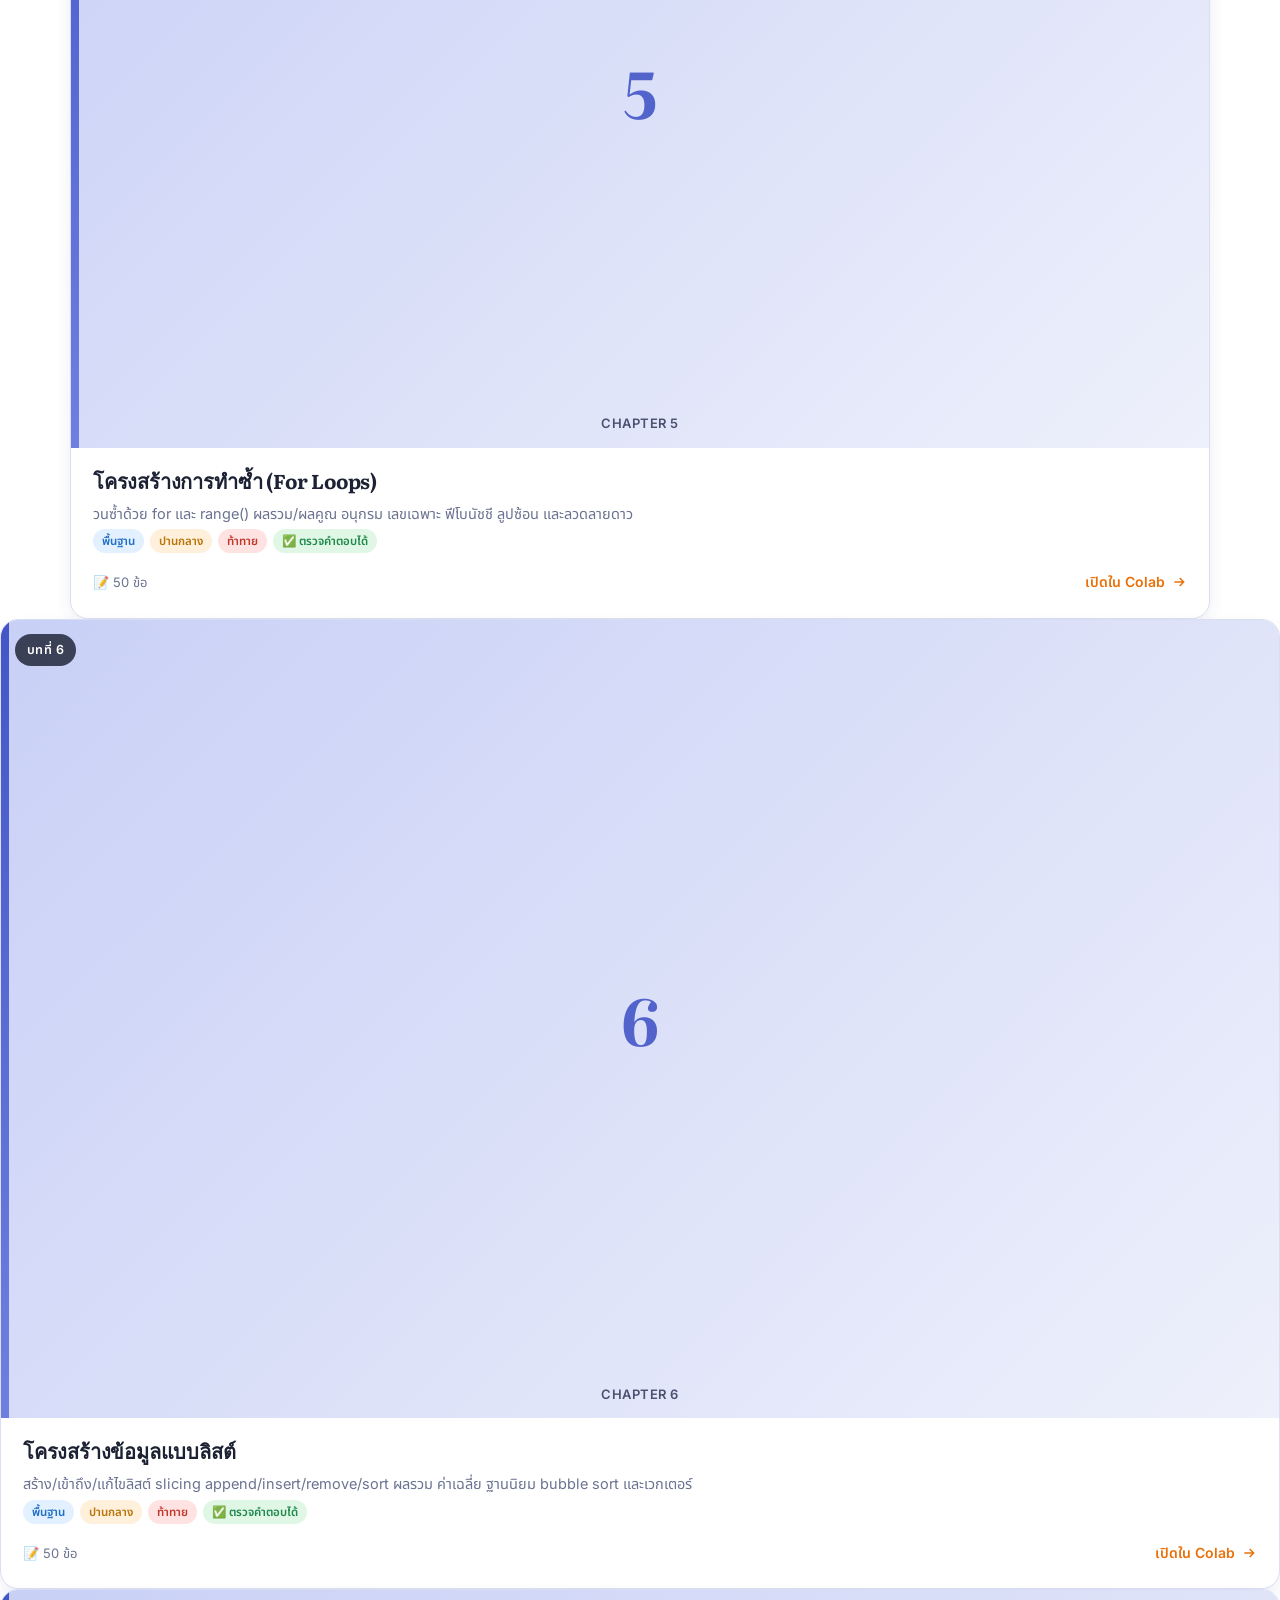
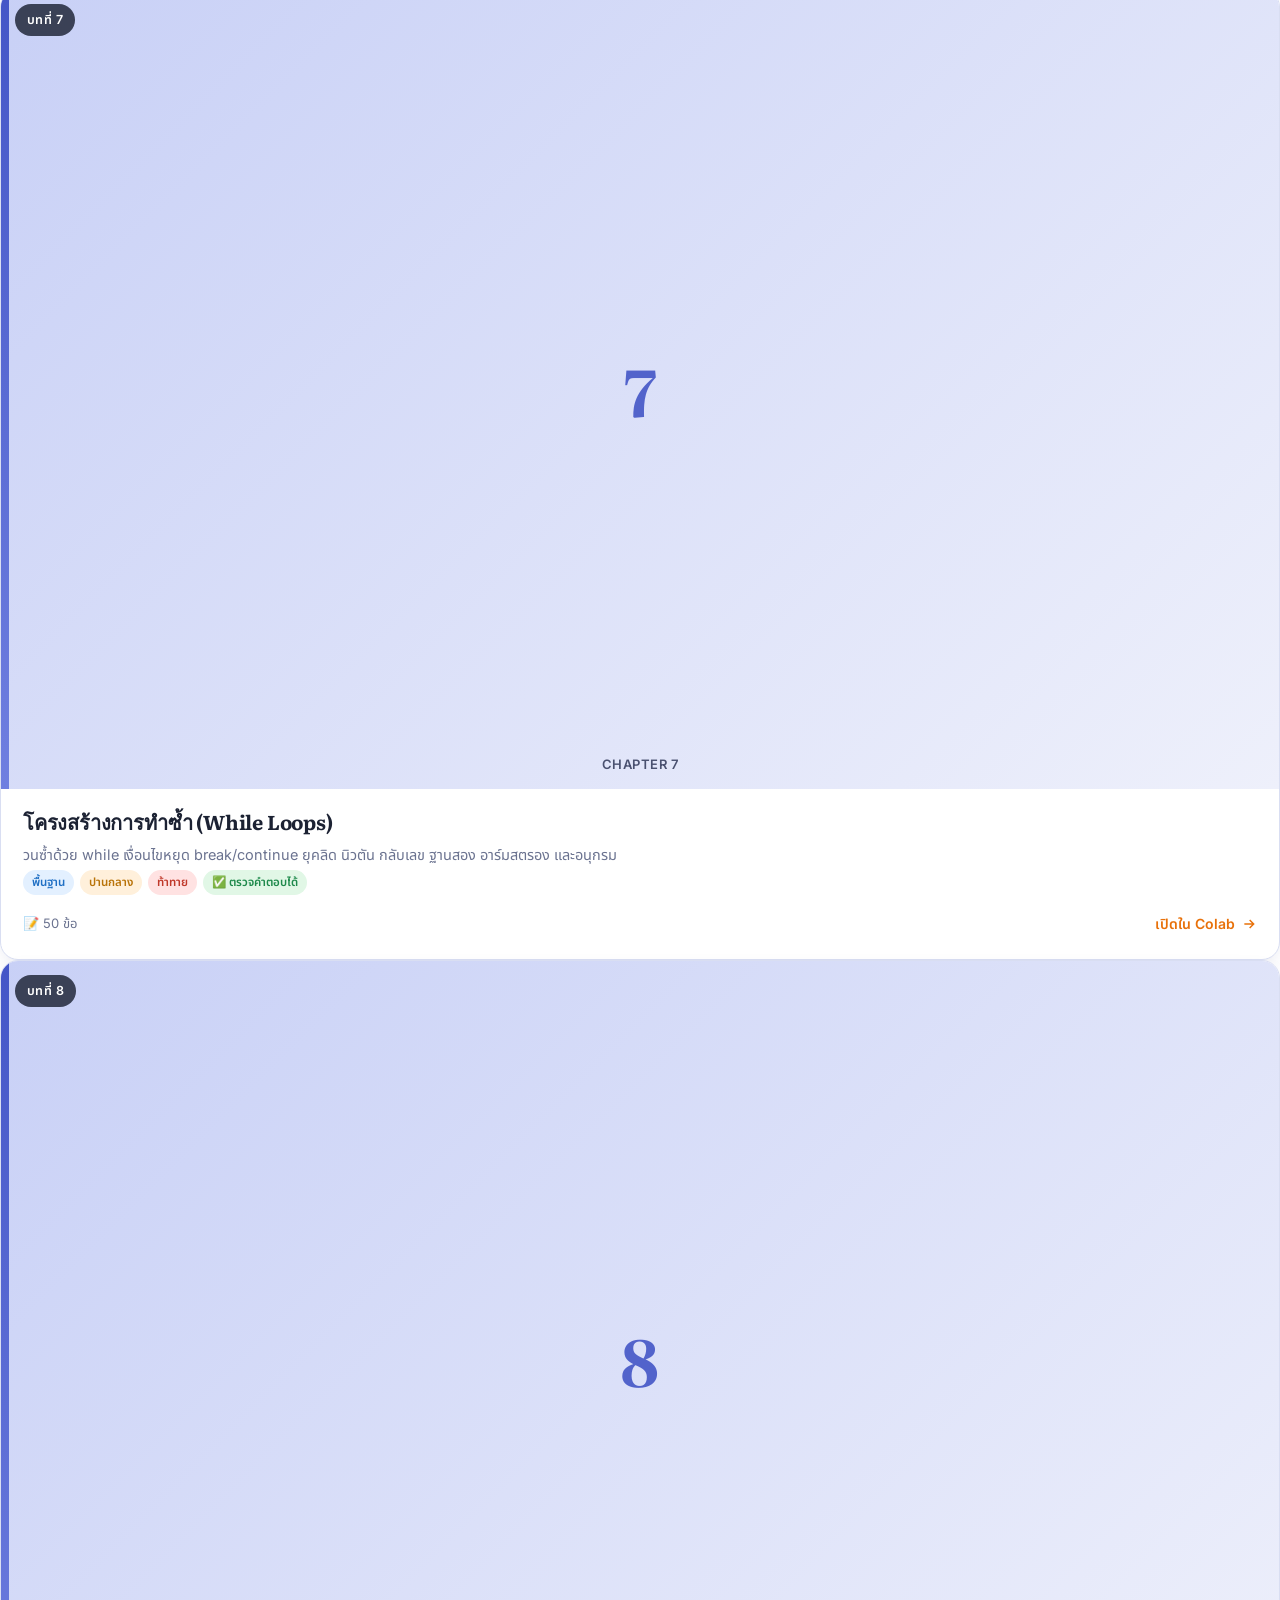
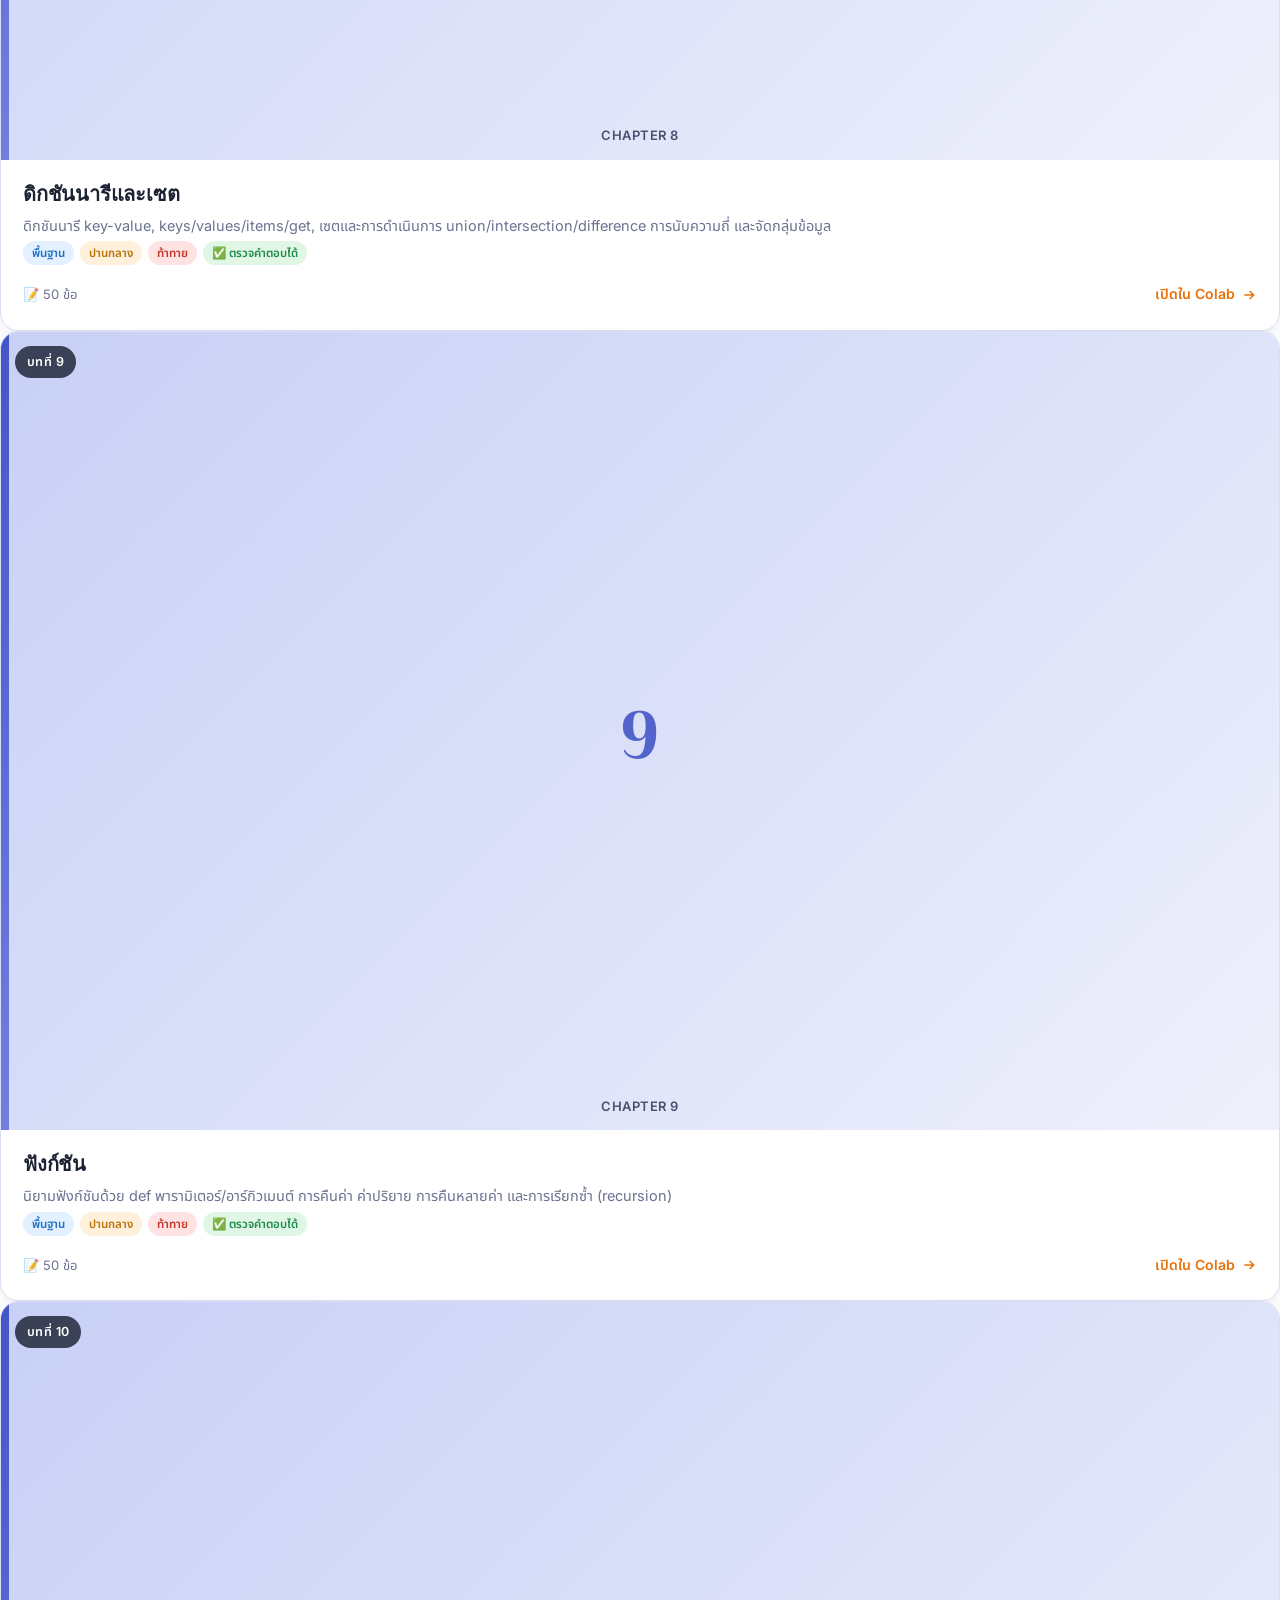
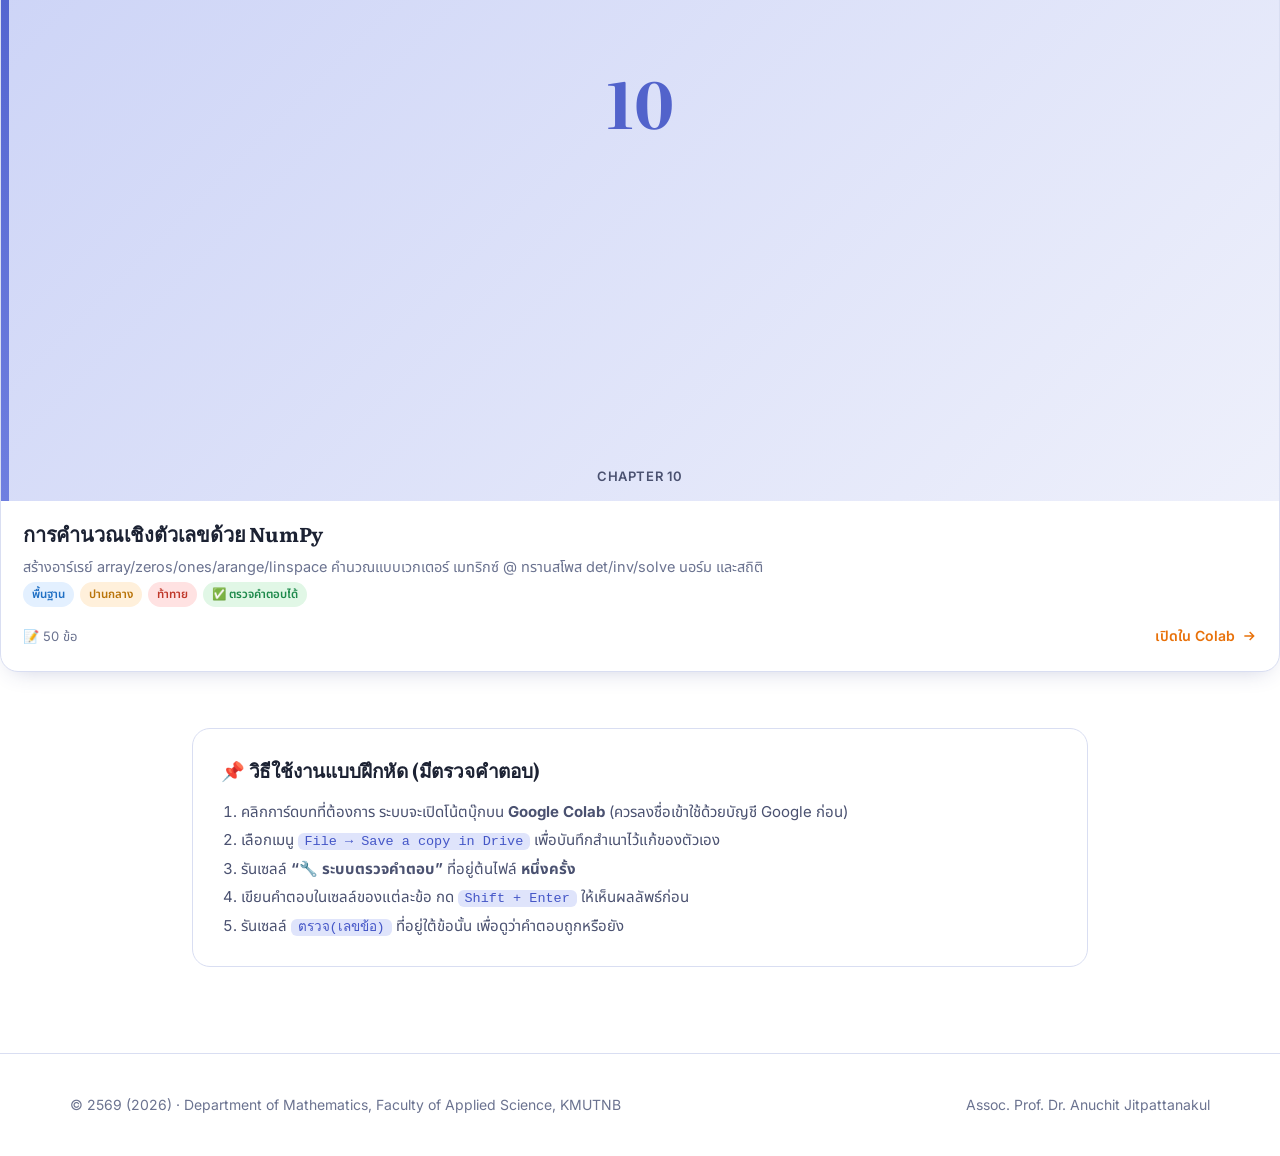
<file: exercises-check.html>
<!DOCTYPE html>
<html lang="th">
<head>
  <meta charset="UTF-8" />
  <meta name="viewport" content="width=device-width, initial-scale=1.0" />
  <title>แบบฝึกหัด (ตรวจคำตอบ) — Computer Programming for Mathematics 1 (040223101)</title>
  <meta name="description" content="แบบฝึกหัด Python รายบท บน Google Colab — วิชา Computer Programming for Mathematics 1 (040223101), KMUTNB" />
  <link rel="preconnect" href="https://fonts.googleapis.com" />
  <link rel="preconnect" href="https://fonts.gstatic.com" crossorigin />
  <link href="https://fonts.googleapis.com/css2?family=Literata:ital,opsz,wght@0,7..72,400;0,7..72,600;0,7..72,700;1,7..72,400&family=Inter:wght@400;500;600;700&family=Noto+Sans+Thai:wght@400;500;600;700&display=swap" rel="stylesheet" />
  <link rel="stylesheet" href="assets/css/style.css" />
  <link rel="icon" href="data:image/svg+xml,%3Csvg xmlns='http://www.w3.org/2000/svg' viewBox='0 0 100 100'%3E%3Crect width='100' height='100' rx='24' fill='%234456c7'/%3E%3Ctext x='50' y='70' font-size='62' text-anchor='middle' fill='white' font-family='Georgia'%3E%CF%80%3C/text%3E%3C/svg%3E" />
  <style>
    .book-meta .open.colab { color: #e8710a; }
    .book-cover.ex { display: grid; place-items: center;
      background: linear-gradient(135deg, var(--accent-soft) 0%, #eef0fb 100%); }
    .book-cover.ex .ex-num { font-family: var(--serif); font-size: 64px; font-weight: 700;
      color: var(--accent); line-height: 1; opacity: .9; }
    .book-cover.ex .ex-sub { position: absolute; bottom: 14px; font-size: 13px; font-weight: 600;
      color: var(--ink-soft); letter-spacing: .04em; }
    .levels { display: inline-flex; gap: 6px; margin-top: 4px; flex-wrap: wrap; }
    .lvl { font-size: 11.5px; font-weight: 600; padding: 3px 9px; border-radius: 999px; }
    .lvl.b { background: #e3f0ff; color: #1f6fc4; }
    .lvl.i { background: #fff0db; color: #b9740a; }
    .lvl.c { background: #ffe2e2; color: #c0392b; }
    .lvl.ac { background: #e1f7e6; color: #1f8a4c; }
    .book.soon { opacity: .6; }
    .book.soon .book-cover.ex { filter: grayscale(.5); }
    .soon-tag { font-size: 13px; font-weight: 600; color: var(--muted); }
    .howto { background: rgba(255,255,255,.7); border: 1px solid var(--line);
      border-radius: var(--radius); padding: 26px 28px; max-width: 56em; margin: 0 auto; }
    .howto h3 { font-size: 19px; color: var(--ink); margin-bottom: 12px; }
    .howto ol { margin: 0; padding-left: 1.3em; color: var(--ink-soft); line-height: 1.9; font-size: 15px; }
    .howto code { background: var(--accent-bg); padding: 1px 7px; border-radius: 6px;
      font-size: 13.5px; color: var(--accent); }
    /* ปุ่มสลับโหมด */
    .segmented { display: inline-flex; background: #fff; border: 1px solid var(--line);
      border-radius: 999px; padding: 5px; gap: 4px; box-shadow: var(--shadow-sm); margin: 0 auto 34px; }
    .segmented a { padding: 9px 20px; border-radius: 999px; font-size: 14.5px; font-weight: 600;
      color: var(--ink-soft); transition: all .15s ease; white-space: nowrap; }
    .segmented a:hover { text-decoration: none; color: var(--accent); }
    .segmented a.seg-active { background: linear-gradient(135deg, var(--accent) 0%, var(--accent-2) 100%);
      color: #fff; box-shadow: var(--shadow-sm); }
    .seg-wrap { text-align: center; }
  </style>
</head>
<body>
  <header class="topbar">
    <div class="container">
      <a class="brand" href="index.html">
        <span class="logo">π</span>
        <span>ComPro Math 1
          <small>040223101 · KMUTNB</small>
        </span>
      </a>
      <nav class="topnav">
        <a href="index.html#books">หนังสือเรียน</a>
        <a href="exercises.html">แบบฝึกหัด</a>
        <a href="quizzes.html">แบบทดสอบ</a>
        <a href="index.html#about">เกี่ยวกับวิชา</a>
      </nav>
    </div>
  </header>

  <section class="section" style="padding-top: 56px;">
    <div class="container">
      <div class="section-head">
        <span class="eyebrow">✅ Auto-graded Practice</span>
        <h2>แบบฝึกหัด พร้อมตรวจคำตอบ</h2>
        <p>ฝึกเขียนโปรแกรมแล้ว<strong>ตรวจคำตอบได้ทันที</strong>ในตัวโน้ตบุ๊ก เขียนเสร็จกดปุ่ม <code>ตรวจ(เลขข้อ)</code> ระบบจะบอก ✅ ถูก หรือ ❌ ยังไม่ถูก พร้อมคำใบ้</p>
      </div>

      <div class="seg-wrap">
        <div class="segmented">
          <a href="exercises.html" class="">✍️ ฝึกทำ</a>
          <a href="exercises-check.html" class="seg-active">✅ ฝึกทำ + ตรวจคำตอบ</a>
          <a href="exercises-exam.html" class="">📝 แบบฝึกหัดเตรียมสอบ</a>
        </div>
      </div>

      <div class="shelf">

        <a class="book" href="https://colab.research.google.com/github/januchit/compro-math1/blob/main/exercises/graded/chapter-1.ipynb" target="_blank" rel="noopener">
          <div class="book-cover ex">
            <span class="spine"></span>
            <span class="ex-num">1</span>
            <span class="ex-sub">CHAPTER 1</span>
            <span class="ch-badge">บทที่ 1</span>
          </div>
          <div class="book-body">
            <h3>แนะนำคอมพิวเตอร์และ Python</h3>
            <p>แสดงผลด้วย print() การคำนวณเลขคณิตพื้นฐาน บวก ลบ คูณ หาร และยกกำลัง โปรแกรมแรกด้วย Python</p>
            <div class="levels"><span class="lvl b">พื้นฐาน</span><span class="lvl i">ปานกลาง</span><span class="lvl c">ท้าทาย</span><span class="lvl ac">✅ ตรวจคำตอบได้</span></div>
            <div class="book-meta">
              <span class="pages">📝 50 ข้อ</span>
              <span class="open colab">เปิดใน Colab <svg width="16" height="16" viewBox="0 0 24 24" fill="none" stroke="currentColor" stroke-width="2.2"><path d="M5 12h14M13 6l6 6-6 6"/></svg></span>
            </div>
          </div>
        </a>

        <a class="book" href="https://colab.research.google.com/github/januchit/compro-math1/blob/main/exercises/graded/chapter-2.ipynb" target="_blank" rel="noopener">
          <div class="book-cover ex">
            <span class="spine"></span>
            <span class="ex-num">2</span>
            <span class="ex-sub">CHAPTER 2</span>
            <span class="ch-badge">บทที่ 2</span>
          </div>
          <div class="book-body">
            <h3>ตัวแปร การรับและแสดงผลข้อมูล</h3>
            <p>กำหนดตัวแปรและชนิดข้อมูล แปลงชนิดข้อมูลด้วย int()/float()/str() คำนวณเลขคณิต และจัดรูปแบบด้วย f-string</p>
            <div class="levels"><span class="lvl b">พื้นฐาน</span><span class="lvl i">ปานกลาง</span><span class="lvl c">ท้าทาย</span><span class="lvl ac">✅ ตรวจคำตอบได้</span></div>
            <div class="book-meta">
              <span class="pages">📝 50 ข้อ</span>
              <span class="open colab">เปิดใน Colab <svg width="16" height="16" viewBox="0 0 24 24" fill="none" stroke="currentColor" stroke-width="2.2"><path d="M5 12h14M13 6l6 6-6 6"/></svg></span>
            </div>
          </div>
        </a>

        <a class="book" href="https://colab.research.google.com/github/januchit/compro-math1/blob/main/exercises/graded/chapter-3.ipynb" target="_blank" rel="noopener">
          <div class="book-cover ex">
            <span class="spine"></span>
            <span class="ex-num">3</span>
            <span class="ex-sub">CHAPTER 3</span>
            <span class="ch-badge">บทที่ 3</span>
          </div>
          <div class="book-body">
            <h3>การใช้ไลบรารีสำเร็จรูป</h3>
            <p>เรียกใช้มอดูล math และ random — รากที่สอง แฟกทอเรียล ปัดเศษ ค่าคงที่ pi/e, ห.ร.ม. และการสุ่มแบบ seed</p>
            <div class="levels"><span class="lvl b">พื้นฐาน</span><span class="lvl i">ปานกลาง</span><span class="lvl c">ท้าทาย</span><span class="lvl ac">✅ ตรวจคำตอบได้</span></div>
            <div class="book-meta">
              <span class="pages">📝 50 ข้อ</span>
              <span class="open colab">เปิดใน Colab <svg width="16" height="16" viewBox="0 0 24 24" fill="none" stroke="currentColor" stroke-width="2.2"><path d="M5 12h14M13 6l6 6-6 6"/></svg></span>
            </div>
          </div>
        </a>

        <a class="book" href="https://colab.research.google.com/github/januchit/compro-math1/blob/main/exercises/graded/chapter-4.ipynb" target="_blank" rel="noopener">
          <div class="book-cover ex">
            <span class="spine"></span>
            <span class="ex-num">4</span>
            <span class="ex-sub">CHAPTER 4</span>
            <span class="ch-badge">บทที่ 4</span>
          </div>
          <div class="book-body">
            <h3>โครงสร้างการตัดสินใจ</h3>
            <p>เงื่อนไข if / if-else / if-elif-else ตัวดำเนินการเปรียบเทียบและตรรกะ การตัดเกรด จัดประเภท และคำนวณแบบมีเงื่อนไข</p>
            <div class="levels"><span class="lvl b">พื้นฐาน</span><span class="lvl i">ปานกลาง</span><span class="lvl c">ท้าทาย</span><span class="lvl ac">✅ ตรวจคำตอบได้</span></div>
            <div class="book-meta">
              <span class="pages">📝 50 ข้อ</span>
              <span class="open colab">เปิดใน Colab <svg width="16" height="16" viewBox="0 0 24 24" fill="none" stroke="currentColor" stroke-width="2.2"><path d="M5 12h14M13 6l6 6-6 6"/></svg></span>
            </div>
          </div>
        </a>
        </div>

        <a class="book" href="https://colab.research.google.com/github/januchit/compro-math1/blob/main/exercises/graded/chapter-5.ipynb" target="_blank" rel="noopener">
          <div class="book-cover ex">
            <span class="spine"></span>
            <span class="ex-num">5</span>
            <span class="ex-sub">CHAPTER 5</span>
            <span class="ch-badge">บทที่ 5</span>
          </div>
          <div class="book-body">
            <h3>โครงสร้างการทำซ้ำ (For Loops)</h3>
            <p>วนซ้ำด้วย for และ range() ผลรวม/ผลคูณ อนุกรม เลขเฉพาะ ฟีโบนัชชี ลูปซ้อน และลวดลายดาว</p>
            <div class="levels"><span class="lvl b">พื้นฐาน</span><span class="lvl i">ปานกลาง</span><span class="lvl c">ท้าทาย</span><span class="lvl ac">✅ ตรวจคำตอบได้</span></div>
            <div class="book-meta">
              <span class="pages">📝 50 ข้อ</span>
              <span class="open colab">เปิดใน Colab <svg width="16" height="16" viewBox="0 0 24 24" fill="none" stroke="currentColor" stroke-width="2.2"><path d="M5 12h14M13 6l6 6-6 6"/></svg></span>
            </div>
          </div>
        </a>
        </div>

        <a class="book" href="https://colab.research.google.com/github/januchit/compro-math1/blob/main/exercises/graded/chapter-6.ipynb" target="_blank" rel="noopener">
          <div class="book-cover ex">
            <span class="spine"></span>
            <span class="ex-num">6</span>
            <span class="ex-sub">CHAPTER 6</span>
            <span class="ch-badge">บทที่ 6</span>
          </div>
          <div class="book-body">
            <h3>โครงสร้างข้อมูลแบบลิสต์</h3>
            <p>สร้าง/เข้าถึง/แก้ไขลิสต์ slicing append/insert/remove/sort ผลรวม ค่าเฉลี่ย ฐานนิยม bubble sort และเวกเตอร์</p>
            <div class="levels"><span class="lvl b">พื้นฐาน</span><span class="lvl i">ปานกลาง</span><span class="lvl c">ท้าทาย</span><span class="lvl ac">✅ ตรวจคำตอบได้</span></div>
            <div class="book-meta">
              <span class="pages">📝 50 ข้อ</span>
              <span class="open colab">เปิดใน Colab <svg width="16" height="16" viewBox="0 0 24 24" fill="none" stroke="currentColor" stroke-width="2.2"><path d="M5 12h14M13 6l6 6-6 6"/></svg></span>
            </div>
          </div>
        </a>
        </div>

        <a class="book" href="https://colab.research.google.com/github/januchit/compro-math1/blob/main/exercises/graded/chapter-7.ipynb" target="_blank" rel="noopener">
          <div class="book-cover ex">
            <span class="spine"></span>
            <span class="ex-num">7</span>
            <span class="ex-sub">CHAPTER 7</span>
            <span class="ch-badge">บทที่ 7</span>
          </div>
          <div class="book-body">
            <h3>โครงสร้างการทำซ้ำ (While Loops)</h3>
            <p>วนซ้ำด้วย while เงื่อนไขหยุด break/continue ยุคลิด นิวตัน กลับเลข ฐานสอง อาร์มสตรอง และอนุกรม</p>
            <div class="levels"><span class="lvl b">พื้นฐาน</span><span class="lvl i">ปานกลาง</span><span class="lvl c">ท้าทาย</span><span class="lvl ac">✅ ตรวจคำตอบได้</span></div>
            <div class="book-meta">
              <span class="pages">📝 50 ข้อ</span>
              <span class="open colab">เปิดใน Colab <svg width="16" height="16" viewBox="0 0 24 24" fill="none" stroke="currentColor" stroke-width="2.2"><path d="M5 12h14M13 6l6 6-6 6"/></svg></span>
            </div>
          </div>
        </a>
        </div>

        <a class="book" href="https://colab.research.google.com/github/januchit/compro-math1/blob/main/exercises/graded/chapter-8.ipynb" target="_blank" rel="noopener">
          <div class="book-cover ex">
            <span class="spine"></span>
            <span class="ex-num">8</span>
            <span class="ex-sub">CHAPTER 8</span>
            <span class="ch-badge">บทที่ 8</span>
          </div>
          <div class="book-body">
            <h3>ดิกชันนารีและเซต</h3>
            <p>ดิกชันนารี key-value, keys/values/items/get, เซตและการดำเนินการ union/intersection/difference การนับความถี่ และจัดกลุ่มข้อมูล</p>
            <div class="levels"><span class="lvl b">พื้นฐาน</span><span class="lvl i">ปานกลาง</span><span class="lvl c">ท้าทาย</span><span class="lvl ac">✅ ตรวจคำตอบได้</span></div>
            <div class="book-meta">
              <span class="pages">📝 50 ข้อ</span>
              <span class="open colab">เปิดใน Colab <svg width="16" height="16" viewBox="0 0 24 24" fill="none" stroke="currentColor" stroke-width="2.2"><path d="M5 12h14M13 6l6 6-6 6"/></svg></span>
            </div>
          </div>
        </a>
        </div>

        <a class="book" href="https://colab.research.google.com/github/januchit/compro-math1/blob/main/exercises/graded/chapter-9.ipynb" target="_blank" rel="noopener">
          <div class="book-cover ex">
            <span class="spine"></span>
            <span class="ex-num">9</span>
            <span class="ex-sub">CHAPTER 9</span>
            <span class="ch-badge">บทที่ 9</span>
          </div>
          <div class="book-body">
            <h3>ฟังก์ชัน</h3>
            <p>นิยามฟังก์ชันด้วย def พารามิเตอร์/อาร์กิวเมนต์ การคืนค่า ค่าปริยาย การคืนหลายค่า และการเรียกซ้ำ (recursion)</p>
            <div class="levels"><span class="lvl b">พื้นฐาน</span><span class="lvl i">ปานกลาง</span><span class="lvl c">ท้าทาย</span><span class="lvl ac">✅ ตรวจคำตอบได้</span></div>
            <div class="book-meta">
              <span class="pages">📝 50 ข้อ</span>
              <span class="open colab">เปิดใน Colab <svg width="16" height="16" viewBox="0 0 24 24" fill="none" stroke="currentColor" stroke-width="2.2"><path d="M5 12h14M13 6l6 6-6 6"/></svg></span>
            </div>
          </div>
        </a>
        </div>

        <a class="book" href="https://colab.research.google.com/github/januchit/compro-math1/blob/main/exercises/graded/chapter-10.ipynb" target="_blank" rel="noopener">
          <div class="book-cover ex">
            <span class="spine"></span>
            <span class="ex-num">10</span>
            <span class="ex-sub">CHAPTER 10</span>
            <span class="ch-badge">บทที่ 10</span>
          </div>
          <div class="book-body">
            <h3>การคำนวณเชิงตัวเลขด้วย NumPy</h3>
            <p>สร้างอาร์เรย์ array/zeros/ones/arange/linspace คำนวณแบบเวกเตอร์ เมทริกซ์ @ ทรานสโพส det/inv/solve นอร์ม และสถิติ</p>
            <div class="levels"><span class="lvl b">พื้นฐาน</span><span class="lvl i">ปานกลาง</span><span class="lvl c">ท้าทาย</span><span class="lvl ac">✅ ตรวจคำตอบได้</span></div>
            <div class="book-meta">
              <span class="pages">📝 50 ข้อ</span>
              <span class="open colab">เปิดใน Colab <svg width="16" height="16" viewBox="0 0 24 24" fill="none" stroke="currentColor" stroke-width="2.2"><path d="M5 12h14M13 6l6 6-6 6"/></svg></span>
            </div>
          </div>
        </a>
        </div>

      </div>
    </div>
  </section>

  <section class="section" style="padding-top: 0;">
    <div class="container">
      <div class="howto">
        <h3>📌 วิธีใช้งานแบบฝึกหัด (มีตรวจคำตอบ)</h3>
        <ol>
          <li>คลิกการ์ดบทที่ต้องการ ระบบจะเปิดโน้ตบุ๊กบน <strong>Google Colab</strong> (ควรลงชื่อเข้าใช้ด้วยบัญชี Google ก่อน)</li>
          <li>เลือกเมนู <code>File → Save a copy in Drive</code> เพื่อบันทึกสำเนาไว้แก้ของตัวเอง</li>
          <li>รันเซลล์ <strong>“🔧 ระบบตรวจคำตอบ”</strong> ที่อยู่ต้นไฟล์ <strong>หนึ่งครั้ง</strong></li>
          <li>เขียนคำตอบในเซลล์ของแต่ละข้อ กด <code>Shift + Enter</code> ให้เห็นผลลัพธ์ก่อน</li>
          <li>รันเซลล์ <code>ตรวจ(เลขข้อ)</code> ที่อยู่ใต้ข้อนั้น เพื่อดูว่าคำตอบถูกหรือยัง</li>
        </ol>
      </div>
    </div>
  </section>

  <footer class="footer">
    <div class="container">
      <span>© 2569 (2026) · Department of Mathematics, Faculty of Applied Science, KMUTNB</span>
      <span>Assoc. Prof. Dr. Anuchit Jitpattanakul</span>
    </div>
  </footer>
</body>
</html>
</file>
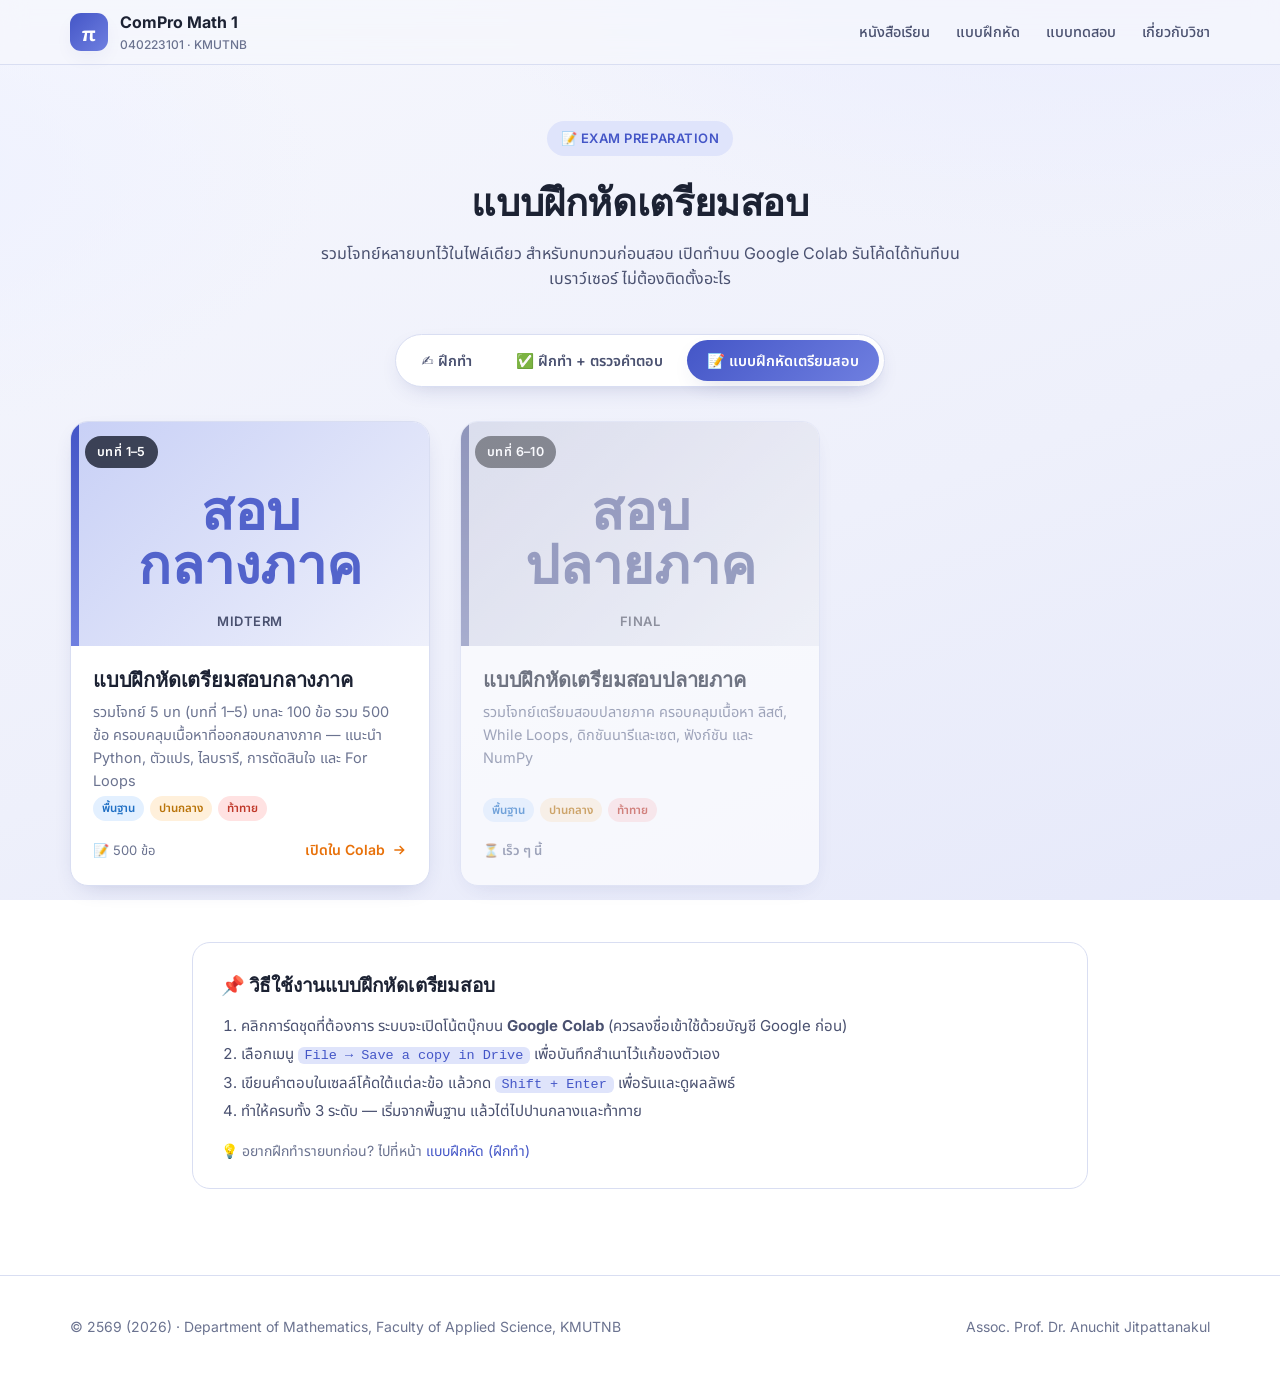
<file: exercises-exam.html>
<!DOCTYPE html>
<html lang="th">
<head>
  <meta charset="UTF-8" />
  <meta name="viewport" content="width=device-width, initial-scale=1.0" />
  <title>แบบฝึกหัดเตรียมสอบ — Computer Programming for Mathematics 1 (040223101)</title>
  <meta name="description" content="แบบฝึกหัดเตรียมสอบ Python บน Google Colab — เตรียมสอบกลางภาคและปลายภาค วิชา Computer Programming for Mathematics 1 (040223101), KMUTNB" />
  <link rel="preconnect" href="https://fonts.googleapis.com" />
  <link rel="preconnect" href="https://fonts.gstatic.com" crossorigin />
  <link href="https://fonts.googleapis.com/css2?family=Literata:ital,opsz,wght@0,7..72,400;0,7..72,600;0,7..72,700;1,7..72,400&family=Inter:wght@400;500;600;700&family=Noto+Sans+Thai:wght@400;500;600;700&display=swap" rel="stylesheet" />
  <link rel="stylesheet" href="assets/css/style.css" />
  <link rel="icon" href="data:image/svg+xml,%3Csvg xmlns='http://www.w3.org/2000/svg' viewBox='0 0 100 100'%3E%3Crect width='100' height='100' rx='24' fill='%234456c7'/%3E%3Ctext x='50' y='70' font-size='62' text-anchor='middle' fill='white' font-family='Georgia'%3E%CF%80%3C/text%3E%3C/svg%3E" />
  <style>
    .book-meta .open.colab { color: #e8710a; }
    .book-cover.ex { display: grid; place-items: center;
      background: linear-gradient(135deg, var(--accent-soft) 0%, #eef0fb 100%); }
    .book-cover.ex .ex-num { font-family: var(--serif); font-size: 54px; font-weight: 700;
      color: var(--accent); line-height: 1; opacity: .9; text-align: center; }
    .book-cover.ex .ex-sub { position: absolute; bottom: 14px; font-size: 13px; font-weight: 600;
      color: var(--ink-soft); letter-spacing: .04em; }
    .levels { display: inline-flex; gap: 6px; margin-top: 4px; flex-wrap: wrap; }
    .lvl { font-size: 11.5px; font-weight: 600; padding: 3px 9px; border-radius: 999px; }
    .lvl.b { background: #e3f0ff; color: #1f6fc4; }
    .lvl.i { background: #fff0db; color: #b9740a; }
    .lvl.c { background: #ffe2e2; color: #c0392b; }
    .book.soon { opacity: .6; pointer-events: none; }
    .book.soon .book-cover.ex { filter: grayscale(.5); }
    .soon-tag { font-size: 13px; font-weight: 600; color: var(--muted); }
    .howto { background: rgba(255,255,255,.7); border: 1px solid var(--line);
      border-radius: var(--radius); padding: 26px 28px; max-width: 56em; margin: 0 auto; }
    .howto h3 { font-size: 19px; color: var(--ink); margin-bottom: 12px; }
    .howto ol { margin: 0; padding-left: 1.3em; color: var(--ink-soft); line-height: 1.9; font-size: 15px; }
    .howto code { background: var(--accent-bg); padding: 1px 7px; border-radius: 6px;
      font-size: 13.5px; color: var(--accent); }
    /* ปุ่มสลับโหมด */
    .segmented { display: inline-flex; background: #fff; border: 1px solid var(--line);
      border-radius: 999px; padding: 5px; gap: 4px; box-shadow: var(--shadow-sm); margin: 0 auto 34px; }
    .segmented a { padding: 9px 20px; border-radius: 999px; font-size: 14.5px; font-weight: 600;
      color: var(--ink-soft); transition: all .15s ease; white-space: nowrap; }
    .segmented a:hover { text-decoration: none; color: var(--accent); }
    .segmented a.seg-active { background: linear-gradient(135deg, var(--accent) 0%, var(--accent-2) 100%);
      color: #fff; box-shadow: var(--shadow-sm); }
    .seg-wrap { text-align: center; }
    @media (max-width: 720px) {
      .seg-wrap { overflow-x: auto; -webkit-overflow-scrolling: touch; padding-bottom: 4px; }
      .seg-wrap::-webkit-scrollbar { height: 0; }
      .segmented { font-size: 13px; }
      .segmented a { padding: 8px 14px; }
    }
  </style>
</head>
<body>
  <header class="topbar">
    <div class="container">
      <a class="brand" href="index.html">
        <span class="logo">π</span>
        <span>ComPro Math 1
          <small>040223101 · KMUTNB</small>
        </span>
      </a>
      <nav class="topnav">
        <a href="index.html#books">หนังสือเรียน</a>
        <a href="exercises.html">แบบฝึกหัด</a>
        <a href="quizzes.html">แบบทดสอบ</a>
        <a href="index.html#about">เกี่ยวกับวิชา</a>
      </nav>
    </div>
  </header>

  <section class="section" style="padding-top: 56px;">
    <div class="container">
      <div class="section-head">
        <span class="eyebrow">📝 Exam Preparation</span>
        <h2>แบบฝึกหัดเตรียมสอบ</h2>
        <p>รวมโจทย์หลายบทไว้ในไฟล์เดียว สำหรับทบทวนก่อนสอบ เปิดทำบน Google Colab รันโค้ดได้ทันทีบนเบราว์เซอร์ ไม่ต้องติดตั้งอะไร</p>
      </div>

      <div class="seg-wrap">
        <div class="segmented">
          <a href="exercises.html" class="">✍️ ฝึกทำ</a>
          <a href="exercises-check.html" class="">✅ ฝึกทำ + ตรวจคำตอบ</a>
          <a href="exercises-exam.html" class="seg-active">📝 แบบฝึกหัดเตรียมสอบ</a>
        </div>
      </div>

      <div class="shelf">

        <a class="book" href="https://colab.research.google.com/github/januchit/compro-math1/blob/main/exercises/exam-midterm.ipynb" target="_blank" rel="noopener">
          <div class="book-cover ex">
            <span class="spine"></span>
            <span class="ex-num">สอบ<br />กลางภาค</span>
            <span class="ex-sub">MIDTERM</span>
            <span class="ch-badge">บทที่ 1–5</span>
          </div>
          <div class="book-body">
            <h3>แบบฝึกหัดเตรียมสอบกลางภาค</h3>
            <p>รวมโจทย์ 5 บท (บทที่ 1–5) บทละ 100 ข้อ รวม 500 ข้อ ครอบคลุมเนื้อหาที่ออกสอบกลางภาค — แนะนำ Python, ตัวแปร, ไลบรารี, การตัดสินใจ และ For Loops</p>
            <div class="levels"><span class="lvl b">พื้นฐาน</span><span class="lvl i">ปานกลาง</span><span class="lvl c">ท้าทาย</span></div>
            <div class="book-meta">
              <span class="pages">📝 500 ข้อ</span>
              <span class="open colab">เปิดใน Colab <svg width="16" height="16" viewBox="0 0 24 24" fill="none" stroke="currentColor" stroke-width="2.2"><path d="M5 12h14M13 6l6 6-6 6"/></svg></span>
            </div>
          </div>
        </a>

        <div class="book soon">
          <div class="book-cover ex">
            <span class="spine"></span>
            <span class="ex-num">สอบ<br />ปลายภาค</span>
            <span class="ex-sub">FINAL</span>
            <span class="ch-badge">บทที่ 6–10</span>
          </div>
          <div class="book-body">
            <h3>แบบฝึกหัดเตรียมสอบปลายภาค</h3>
            <p>รวมโจทย์เตรียมสอบปลายภาค ครอบคลุมเนื้อหา ลิสต์, While Loops, ดิกชันนารีและเซต, ฟังก์ชัน และ NumPy</p>
            <div class="levels"><span class="lvl b">พื้นฐาน</span><span class="lvl i">ปานกลาง</span><span class="lvl c">ท้าทาย</span></div>
            <div class="book-meta">
              <span class="soon-tag">⏳ เร็ว ๆ นี้</span>
            </div>
          </div>
        </div>

      </div>
    </div>
  </section>

  <section class="section" style="padding-top: 0;">
    <div class="container">
      <div class="howto">
        <h3>📌 วิธีใช้งานแบบฝึกหัดเตรียมสอบ</h3>
        <ol>
          <li>คลิกการ์ดชุดที่ต้องการ ระบบจะเปิดโน้ตบุ๊กบน <strong>Google Colab</strong> (ควรลงชื่อเข้าใช้ด้วยบัญชี Google ก่อน)</li>
          <li>เลือกเมนู <code>File → Save a copy in Drive</code> เพื่อบันทึกสำเนาไว้แก้ของตัวเอง</li>
          <li>เขียนคำตอบในเซลล์โค้ดใต้แต่ละข้อ แล้วกด <code>Shift + Enter</code> เพื่อรันและดูผลลัพธ์</li>
          <li>ทำให้ครบทั้ง 3 ระดับ — เริ่มจากพื้นฐาน แล้วไต่ไปปานกลางและท้าทาย</li>
        </ol>
        <p style="margin-top:14px;color:var(--muted);font-size:14px;">
          💡 อยากฝึกทำรายบทก่อน? ไปที่หน้า
          <a href="exercises.html">แบบฝึกหัด (ฝึกทำ)</a>
        </p>
      </div>
    </div>
  </section>

  <footer class="footer">
    <div class="container">
      <span>© 2569 (2026) · Department of Mathematics, Faculty of Applied Science, KMUTNB</span>
      <span>Assoc. Prof. Dr. Anuchit Jitpattanakul</span>
    </div>
  </footer>
</body>
</html>
</file>
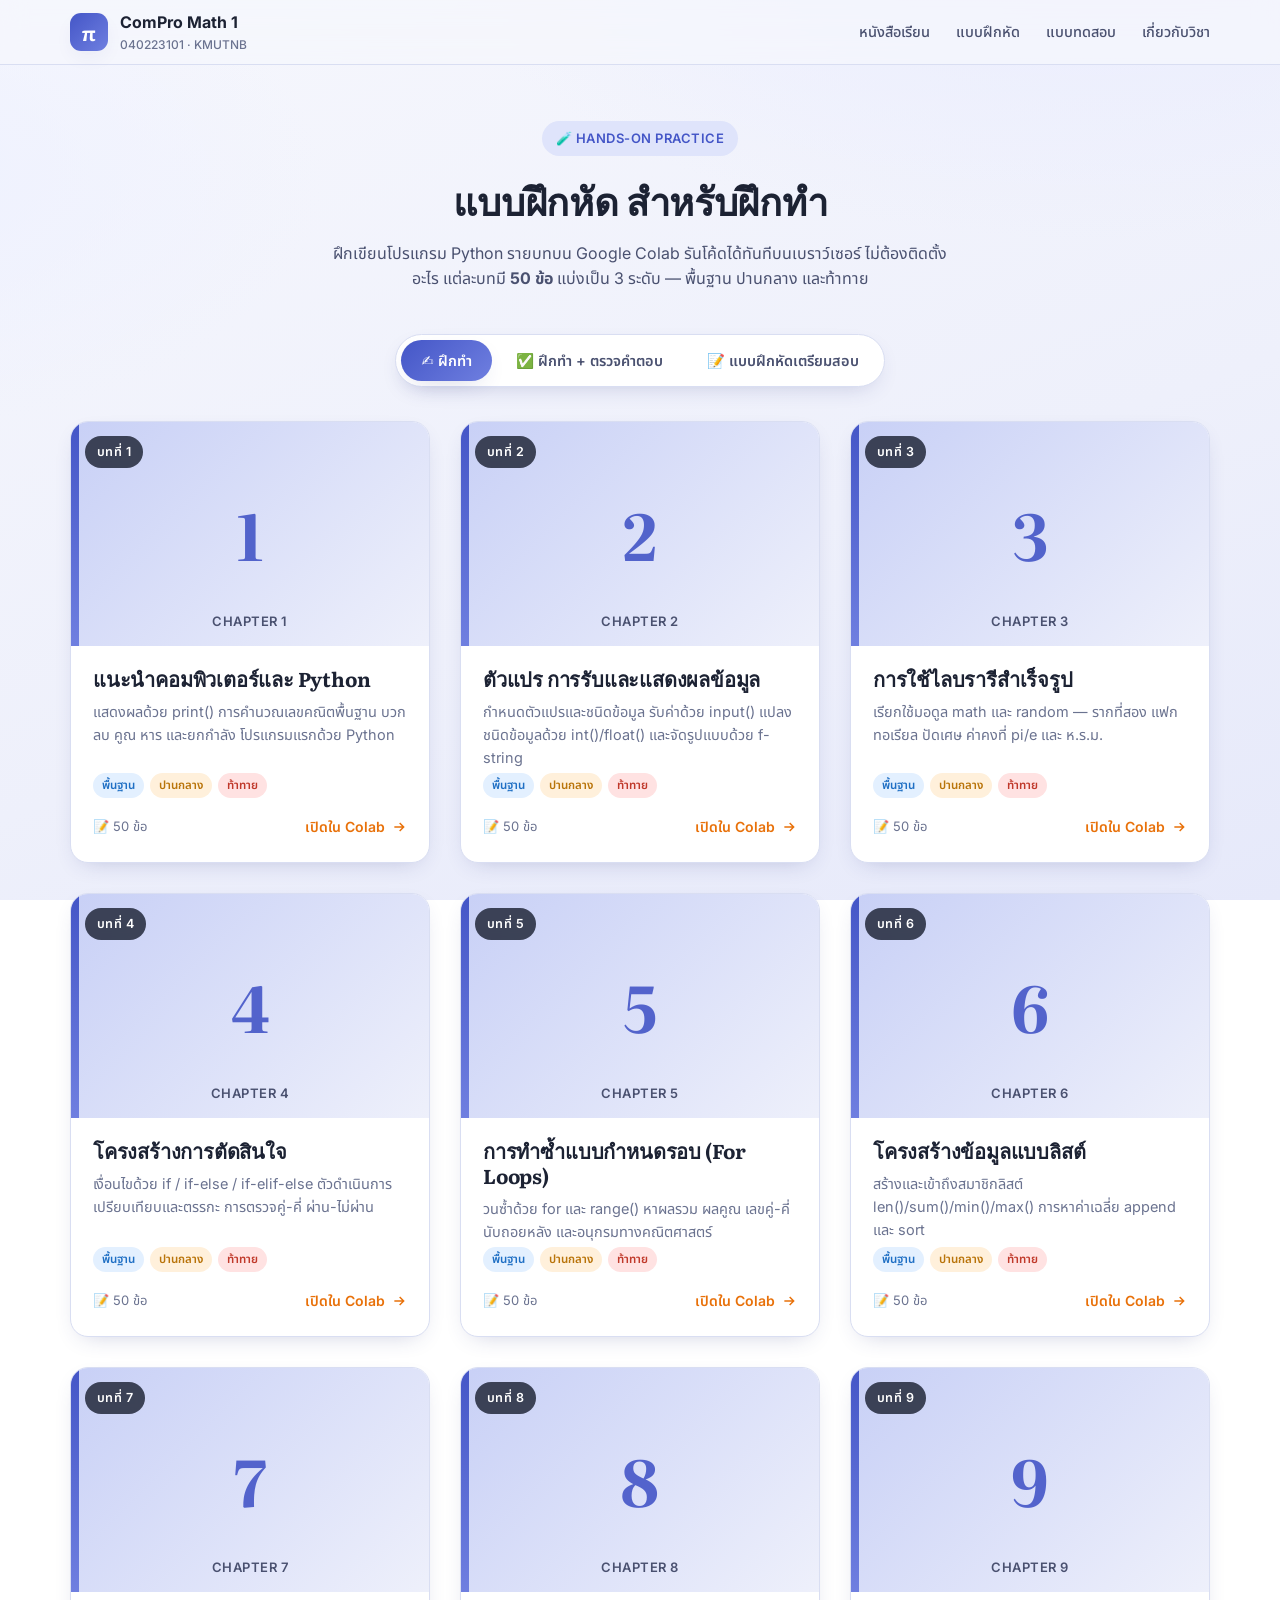
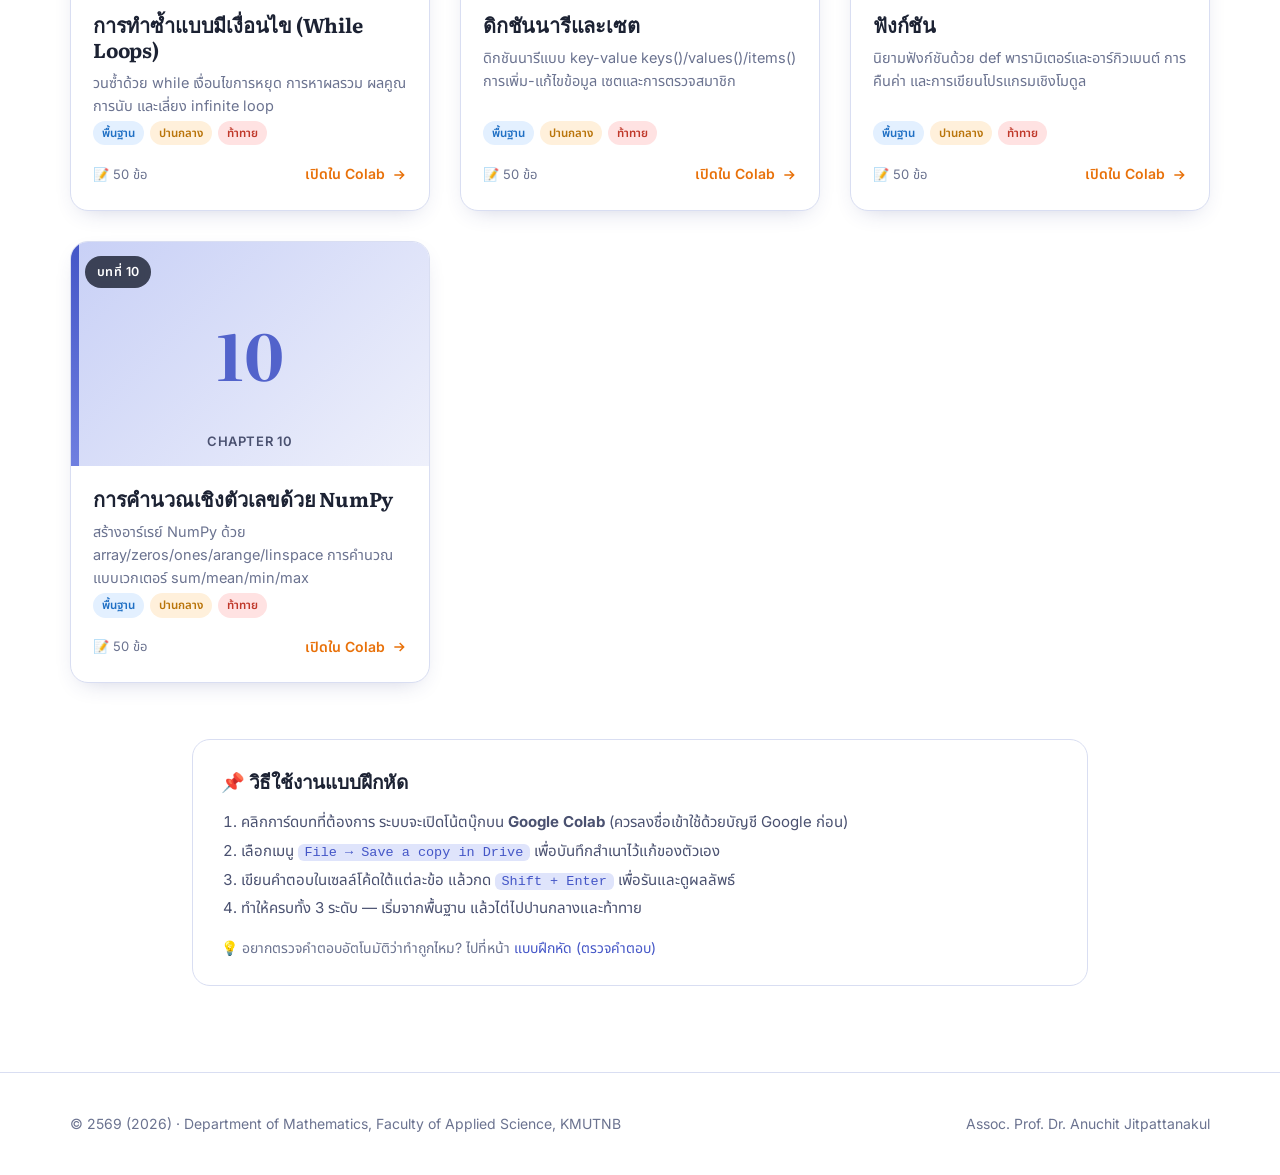
<file: exercises.html>
<!DOCTYPE html>
<html lang="th">
<head>
  <meta charset="UTF-8" />
  <meta name="viewport" content="width=device-width, initial-scale=1.0" />
  <title>แบบฝึกหัด (ฝึกทำ) — Computer Programming for Mathematics 1 (040223101)</title>
  <meta name="description" content="แบบฝึกหัด Python รายบท บน Google Colab — วิชา Computer Programming for Mathematics 1 (040223101), KMUTNB" />
  <link rel="preconnect" href="https://fonts.googleapis.com" />
  <link rel="preconnect" href="https://fonts.gstatic.com" crossorigin />
  <link href="https://fonts.googleapis.com/css2?family=Literata:ital,opsz,wght@0,7..72,400;0,7..72,600;0,7..72,700;1,7..72,400&family=Inter:wght@400;500;600;700&family=Noto+Sans+Thai:wght@400;500;600;700&display=swap" rel="stylesheet" />
  <link rel="stylesheet" href="assets/css/style.css" />
  <link rel="icon" href="data:image/svg+xml,%3Csvg xmlns='http://www.w3.org/2000/svg' viewBox='0 0 100 100'%3E%3Crect width='100' height='100' rx='24' fill='%234456c7'/%3E%3Ctext x='50' y='70' font-size='62' text-anchor='middle' fill='white' font-family='Georgia'%3E%CF%80%3C/text%3E%3C/svg%3E" />
  <style>
    .book-meta .open.colab { color: #e8710a; }
    .book-cover.ex { display: grid; place-items: center;
      background: linear-gradient(135deg, var(--accent-soft) 0%, #eef0fb 100%); }
    .book-cover.ex .ex-num { font-family: var(--serif); font-size: 64px; font-weight: 700;
      color: var(--accent); line-height: 1; opacity: .9; }
    .book-cover.ex .ex-sub { position: absolute; bottom: 14px; font-size: 13px; font-weight: 600;
      color: var(--ink-soft); letter-spacing: .04em; }
    .levels { display: inline-flex; gap: 6px; margin-top: 4px; flex-wrap: wrap; }
    .lvl { font-size: 11.5px; font-weight: 600; padding: 3px 9px; border-radius: 999px; }
    .lvl.b { background: #e3f0ff; color: #1f6fc4; }
    .lvl.i { background: #fff0db; color: #b9740a; }
    .lvl.c { background: #ffe2e2; color: #c0392b; }
    .lvl.ac { background: #e1f7e6; color: #1f8a4c; }
    .book.soon { opacity: .6; }
    .book.soon .book-cover.ex { filter: grayscale(.5); }
    .soon-tag { font-size: 13px; font-weight: 600; color: var(--muted); }
    .howto { background: rgba(255,255,255,.7); border: 1px solid var(--line);
      border-radius: var(--radius); padding: 26px 28px; max-width: 56em; margin: 0 auto; }
    .howto h3 { font-size: 19px; color: var(--ink); margin-bottom: 12px; }
    .howto ol { margin: 0; padding-left: 1.3em; color: var(--ink-soft); line-height: 1.9; font-size: 15px; }
    .howto code { background: var(--accent-bg); padding: 1px 7px; border-radius: 6px;
      font-size: 13.5px; color: var(--accent); }
    /* ปุ่มสลับโหมด */
    .segmented { display: inline-flex; background: #fff; border: 1px solid var(--line);
      border-radius: 999px; padding: 5px; gap: 4px; box-shadow: var(--shadow-sm); margin: 0 auto 34px; }
    .segmented a { padding: 9px 20px; border-radius: 999px; font-size: 14.5px; font-weight: 600;
      color: var(--ink-soft); transition: all .15s ease; white-space: nowrap; }
    .segmented a:hover { text-decoration: none; color: var(--accent); }
    .segmented a.seg-active { background: linear-gradient(135deg, var(--accent) 0%, var(--accent-2) 100%);
      color: #fff; box-shadow: var(--shadow-sm); }
    .seg-wrap { text-align: center; }
  </style>
</head>
<body>
  <header class="topbar">
    <div class="container">
      <a class="brand" href="index.html">
        <span class="logo">π</span>
        <span>ComPro Math 1
          <small>040223101 · KMUTNB</small>
        </span>
      </a>
      <nav class="topnav">
        <a href="index.html#books">หนังสือเรียน</a>
        <a href="exercises.html">แบบฝึกหัด</a>
        <a href="quizzes.html">แบบทดสอบ</a>
        <a href="index.html#about">เกี่ยวกับวิชา</a>
      </nav>
    </div>
  </header>

  <section class="section" style="padding-top: 56px;">
    <div class="container">
      <div class="section-head">
        <span class="eyebrow">🧪 Hands-on Practice</span>
        <h2>แบบฝึกหัด สำหรับฝึกทำ</h2>
        <p>ฝึกเขียนโปรแกรม Python รายบทบน Google Colab รันโค้ดได้ทันทีบนเบราว์เซอร์ ไม่ต้องติดตั้งอะไร แต่ละบทมี <strong>50 ข้อ</strong> แบ่งเป็น 3 ระดับ — พื้นฐาน ปานกลาง และท้าทาย</p>
      </div>

      <div class="seg-wrap">
        <div class="segmented">
          <a href="exercises.html" class="seg-active">✍️ ฝึกทำ</a>
          <a href="exercises-check.html" class="">✅ ฝึกทำ + ตรวจคำตอบ</a>
          <a href="exercises-exam.html" class="">📝 แบบฝึกหัดเตรียมสอบ</a>
        </div>
      </div>

      <div class="shelf">

        <a class="book" href="https://colab.research.google.com/github/januchit/compro-math1/blob/main/exercises/chapter-1.ipynb" target="_blank" rel="noopener">
          <div class="book-cover ex">
            <span class="spine"></span>
            <span class="ex-num">1</span>
            <span class="ex-sub">CHAPTER 1</span>
            <span class="ch-badge">บทที่ 1</span>
          </div>
          <div class="book-body">
            <h3>แนะนำคอมพิวเตอร์และ Python</h3>
            <p>แสดงผลด้วย print() การคำนวณเลขคณิตพื้นฐาน บวก ลบ คูณ หาร และยกกำลัง โปรแกรมแรกด้วย Python</p>
            <div class="levels"><span class="lvl b">พื้นฐาน</span><span class="lvl i">ปานกลาง</span><span class="lvl c">ท้าทาย</span></div>
            <div class="book-meta">
              <span class="pages">📝 50 ข้อ</span>
              <span class="open colab">เปิดใน Colab <svg width="16" height="16" viewBox="0 0 24 24" fill="none" stroke="currentColor" stroke-width="2.2"><path d="M5 12h14M13 6l6 6-6 6"/></svg></span>
            </div>
          </div>
        </a>

        <a class="book" href="https://colab.research.google.com/github/januchit/compro-math1/blob/main/exercises/chapter-2.ipynb" target="_blank" rel="noopener">
          <div class="book-cover ex">
            <span class="spine"></span>
            <span class="ex-num">2</span>
            <span class="ex-sub">CHAPTER 2</span>
            <span class="ch-badge">บทที่ 2</span>
          </div>
          <div class="book-body">
            <h3>ตัวแปร การรับและแสดงผลข้อมูล</h3>
            <p>กำหนดตัวแปรและชนิดข้อมูล รับค่าด้วย input() แปลงชนิดข้อมูลด้วย int()/float() และจัดรูปแบบด้วย f-string</p>
            <div class="levels"><span class="lvl b">พื้นฐาน</span><span class="lvl i">ปานกลาง</span><span class="lvl c">ท้าทาย</span></div>
            <div class="book-meta">
              <span class="pages">📝 50 ข้อ</span>
              <span class="open colab">เปิดใน Colab <svg width="16" height="16" viewBox="0 0 24 24" fill="none" stroke="currentColor" stroke-width="2.2"><path d="M5 12h14M13 6l6 6-6 6"/></svg></span>
            </div>
          </div>
        </a>

        <a class="book" href="https://colab.research.google.com/github/januchit/compro-math1/blob/main/exercises/chapter-3.ipynb" target="_blank" rel="noopener">
          <div class="book-cover ex">
            <span class="spine"></span>
            <span class="ex-num">3</span>
            <span class="ex-sub">CHAPTER 3</span>
            <span class="ch-badge">บทที่ 3</span>
          </div>
          <div class="book-body">
            <h3>การใช้ไลบรารีสำเร็จรูป</h3>
            <p>เรียกใช้มอดูล math และ random — รากที่สอง แฟกทอเรียล ปัดเศษ ค่าคงที่ pi/e และ ห.ร.ม.</p>
            <div class="levels"><span class="lvl b">พื้นฐาน</span><span class="lvl i">ปานกลาง</span><span class="lvl c">ท้าทาย</span></div>
            <div class="book-meta">
              <span class="pages">📝 50 ข้อ</span>
              <span class="open colab">เปิดใน Colab <svg width="16" height="16" viewBox="0 0 24 24" fill="none" stroke="currentColor" stroke-width="2.2"><path d="M5 12h14M13 6l6 6-6 6"/></svg></span>
            </div>
          </div>
        </a>

        <a class="book" href="https://colab.research.google.com/github/januchit/compro-math1/blob/main/exercises/chapter-4.ipynb" target="_blank" rel="noopener">
          <div class="book-cover ex">
            <span class="spine"></span>
            <span class="ex-num">4</span>
            <span class="ex-sub">CHAPTER 4</span>
            <span class="ch-badge">บทที่ 4</span>
          </div>
          <div class="book-body">
            <h3>โครงสร้างการตัดสินใจ</h3>
            <p>เงื่อนไขด้วย if / if-else / if-elif-else ตัวดำเนินการเปรียบเทียบและตรรกะ การตรวจคู่-คี่ ผ่าน-ไม่ผ่าน</p>
            <div class="levels"><span class="lvl b">พื้นฐาน</span><span class="lvl i">ปานกลาง</span><span class="lvl c">ท้าทาย</span></div>
            <div class="book-meta">
              <span class="pages">📝 50 ข้อ</span>
              <span class="open colab">เปิดใน Colab <svg width="16" height="16" viewBox="0 0 24 24" fill="none" stroke="currentColor" stroke-width="2.2"><path d="M5 12h14M13 6l6 6-6 6"/></svg></span>
            </div>
          </div>
        </a>

        <a class="book" href="https://colab.research.google.com/github/januchit/compro-math1/blob/main/exercises/chapter-5.ipynb" target="_blank" rel="noopener">
          <div class="book-cover ex">
            <span class="spine"></span>
            <span class="ex-num">5</span>
            <span class="ex-sub">CHAPTER 5</span>
            <span class="ch-badge">บทที่ 5</span>
          </div>
          <div class="book-body">
            <h3>การทำซ้ำแบบกำหนดรอบ (For Loops)</h3>
            <p>วนซ้ำด้วย for และ range() หาผลรวม ผลคูณ เลขคู่-คี่ นับถอยหลัง และอนุกรมทางคณิตศาสตร์</p>
            <div class="levels"><span class="lvl b">พื้นฐาน</span><span class="lvl i">ปานกลาง</span><span class="lvl c">ท้าทาย</span></div>
            <div class="book-meta">
              <span class="pages">📝 50 ข้อ</span>
              <span class="open colab">เปิดใน Colab <svg width="16" height="16" viewBox="0 0 24 24" fill="none" stroke="currentColor" stroke-width="2.2"><path d="M5 12h14M13 6l6 6-6 6"/></svg></span>
            </div>
          </div>
        </a>

        <a class="book" href="https://colab.research.google.com/github/januchit/compro-math1/blob/main/exercises/chapter-6.ipynb" target="_blank" rel="noopener">
          <div class="book-cover ex">
            <span class="spine"></span>
            <span class="ex-num">6</span>
            <span class="ex-sub">CHAPTER 6</span>
            <span class="ch-badge">บทที่ 6</span>
          </div>
          <div class="book-body">
            <h3>โครงสร้างข้อมูลแบบลิสต์</h3>
            <p>สร้างและเข้าถึงสมาชิกลิสต์ len()/sum()/min()/max() การหาค่าเฉลี่ย append และ sort</p>
            <div class="levels"><span class="lvl b">พื้นฐาน</span><span class="lvl i">ปานกลาง</span><span class="lvl c">ท้าทาย</span></div>
            <div class="book-meta">
              <span class="pages">📝 50 ข้อ</span>
              <span class="open colab">เปิดใน Colab <svg width="16" height="16" viewBox="0 0 24 24" fill="none" stroke="currentColor" stroke-width="2.2"><path d="M5 12h14M13 6l6 6-6 6"/></svg></span>
            </div>
          </div>
        </a>

        <a class="book" href="https://colab.research.google.com/github/januchit/compro-math1/blob/main/exercises/chapter-7.ipynb" target="_blank" rel="noopener">
          <div class="book-cover ex">
            <span class="spine"></span>
            <span class="ex-num">7</span>
            <span class="ex-sub">CHAPTER 7</span>
            <span class="ch-badge">บทที่ 7</span>
          </div>
          <div class="book-body">
            <h3>การทำซ้ำแบบมีเงื่อนไข (While Loops)</h3>
            <p>วนซ้ำด้วย while เงื่อนไขการหยุด การหาผลรวม ผลคูณ การนับ และเลี่ยง infinite loop</p>
            <div class="levels"><span class="lvl b">พื้นฐาน</span><span class="lvl i">ปานกลาง</span><span class="lvl c">ท้าทาย</span></div>
            <div class="book-meta">
              <span class="pages">📝 50 ข้อ</span>
              <span class="open colab">เปิดใน Colab <svg width="16" height="16" viewBox="0 0 24 24" fill="none" stroke="currentColor" stroke-width="2.2"><path d="M5 12h14M13 6l6 6-6 6"/></svg></span>
            </div>
          </div>
        </a>

        <a class="book" href="https://colab.research.google.com/github/januchit/compro-math1/blob/main/exercises/chapter-8.ipynb" target="_blank" rel="noopener">
          <div class="book-cover ex">
            <span class="spine"></span>
            <span class="ex-num">8</span>
            <span class="ex-sub">CHAPTER 8</span>
            <span class="ch-badge">บทที่ 8</span>
          </div>
          <div class="book-body">
            <h3>ดิกชันนารีและเซต</h3>
            <p>ดิกชันนารีแบบ key-value keys()/values()/items() การเพิ่ม-แก้ไขข้อมูล เซตและการตรวจสมาชิก</p>
            <div class="levels"><span class="lvl b">พื้นฐาน</span><span class="lvl i">ปานกลาง</span><span class="lvl c">ท้าทาย</span></div>
            <div class="book-meta">
              <span class="pages">📝 50 ข้อ</span>
              <span class="open colab">เปิดใน Colab <svg width="16" height="16" viewBox="0 0 24 24" fill="none" stroke="currentColor" stroke-width="2.2"><path d="M5 12h14M13 6l6 6-6 6"/></svg></span>
            </div>
          </div>
        </a>

        <a class="book" href="https://colab.research.google.com/github/januchit/compro-math1/blob/main/exercises/chapter-9.ipynb" target="_blank" rel="noopener">
          <div class="book-cover ex">
            <span class="spine"></span>
            <span class="ex-num">9</span>
            <span class="ex-sub">CHAPTER 9</span>
            <span class="ch-badge">บทที่ 9</span>
          </div>
          <div class="book-body">
            <h3>ฟังก์ชัน</h3>
            <p>นิยามฟังก์ชันด้วย def พารามิเตอร์และอาร์กิวเมนต์ การคืนค่า และการเขียนโปรแกรมเชิงโมดูล</p>
            <div class="levels"><span class="lvl b">พื้นฐาน</span><span class="lvl i">ปานกลาง</span><span class="lvl c">ท้าทาย</span></div>
            <div class="book-meta">
              <span class="pages">📝 50 ข้อ</span>
              <span class="open colab">เปิดใน Colab <svg width="16" height="16" viewBox="0 0 24 24" fill="none" stroke="currentColor" stroke-width="2.2"><path d="M5 12h14M13 6l6 6-6 6"/></svg></span>
            </div>
          </div>
        </a>

        <a class="book" href="https://colab.research.google.com/github/januchit/compro-math1/blob/main/exercises/chapter-10.ipynb" target="_blank" rel="noopener">
          <div class="book-cover ex">
            <span class="spine"></span>
            <span class="ex-num">10</span>
            <span class="ex-sub">CHAPTER 10</span>
            <span class="ch-badge">บทที่ 10</span>
          </div>
          <div class="book-body">
            <h3>การคำนวณเชิงตัวเลขด้วย NumPy</h3>
            <p>สร้างอาร์เรย์ NumPy ด้วย array/zeros/ones/arange/linspace การคำนวณแบบเวกเตอร์ sum/mean/min/max</p>
            <div class="levels"><span class="lvl b">พื้นฐาน</span><span class="lvl i">ปานกลาง</span><span class="lvl c">ท้าทาย</span></div>
            <div class="book-meta">
              <span class="pages">📝 50 ข้อ</span>
              <span class="open colab">เปิดใน Colab <svg width="16" height="16" viewBox="0 0 24 24" fill="none" stroke="currentColor" stroke-width="2.2"><path d="M5 12h14M13 6l6 6-6 6"/></svg></span>
            </div>
          </div>
        </a>

      </div>
    </div>
  </section>

  <section class="section" style="padding-top: 0;">
    <div class="container">
      <div class="howto">
        <h3>📌 วิธีใช้งานแบบฝึกหัด</h3>
        <ol>
          <li>คลิกการ์ดบทที่ต้องการ ระบบจะเปิดโน้ตบุ๊กบน <strong>Google Colab</strong> (ควรลงชื่อเข้าใช้ด้วยบัญชี Google ก่อน)</li>
          <li>เลือกเมนู <code>File → Save a copy in Drive</code> เพื่อบันทึกสำเนาไว้แก้ของตัวเอง</li>
          <li>เขียนคำตอบในเซลล์โค้ดใต้แต่ละข้อ แล้วกด <code>Shift + Enter</code> เพื่อรันและดูผลลัพธ์</li>
          <li>ทำให้ครบทั้ง 3 ระดับ — เริ่มจากพื้นฐาน แล้วไต่ไปปานกลางและท้าทาย</li>
        </ol>
        <p style="margin-top:14px;color:var(--muted);font-size:14px;">
          💡 อยากตรวจคำตอบอัตโนมัติว่าทำถูกไหม? ไปที่หน้า
          <a href="exercises-check.html">แบบฝึกหัด (ตรวจคำตอบ)</a>
        </p>
      </div>
    </div>
  </section>

  <footer class="footer">
    <div class="container">
      <span>© 2569 (2026) · Department of Mathematics, Faculty of Applied Science, KMUTNB</span>
      <span>Assoc. Prof. Dr. Anuchit Jitpattanakul</span>
    </div>
  </footer>
</body>
</html>
</file>
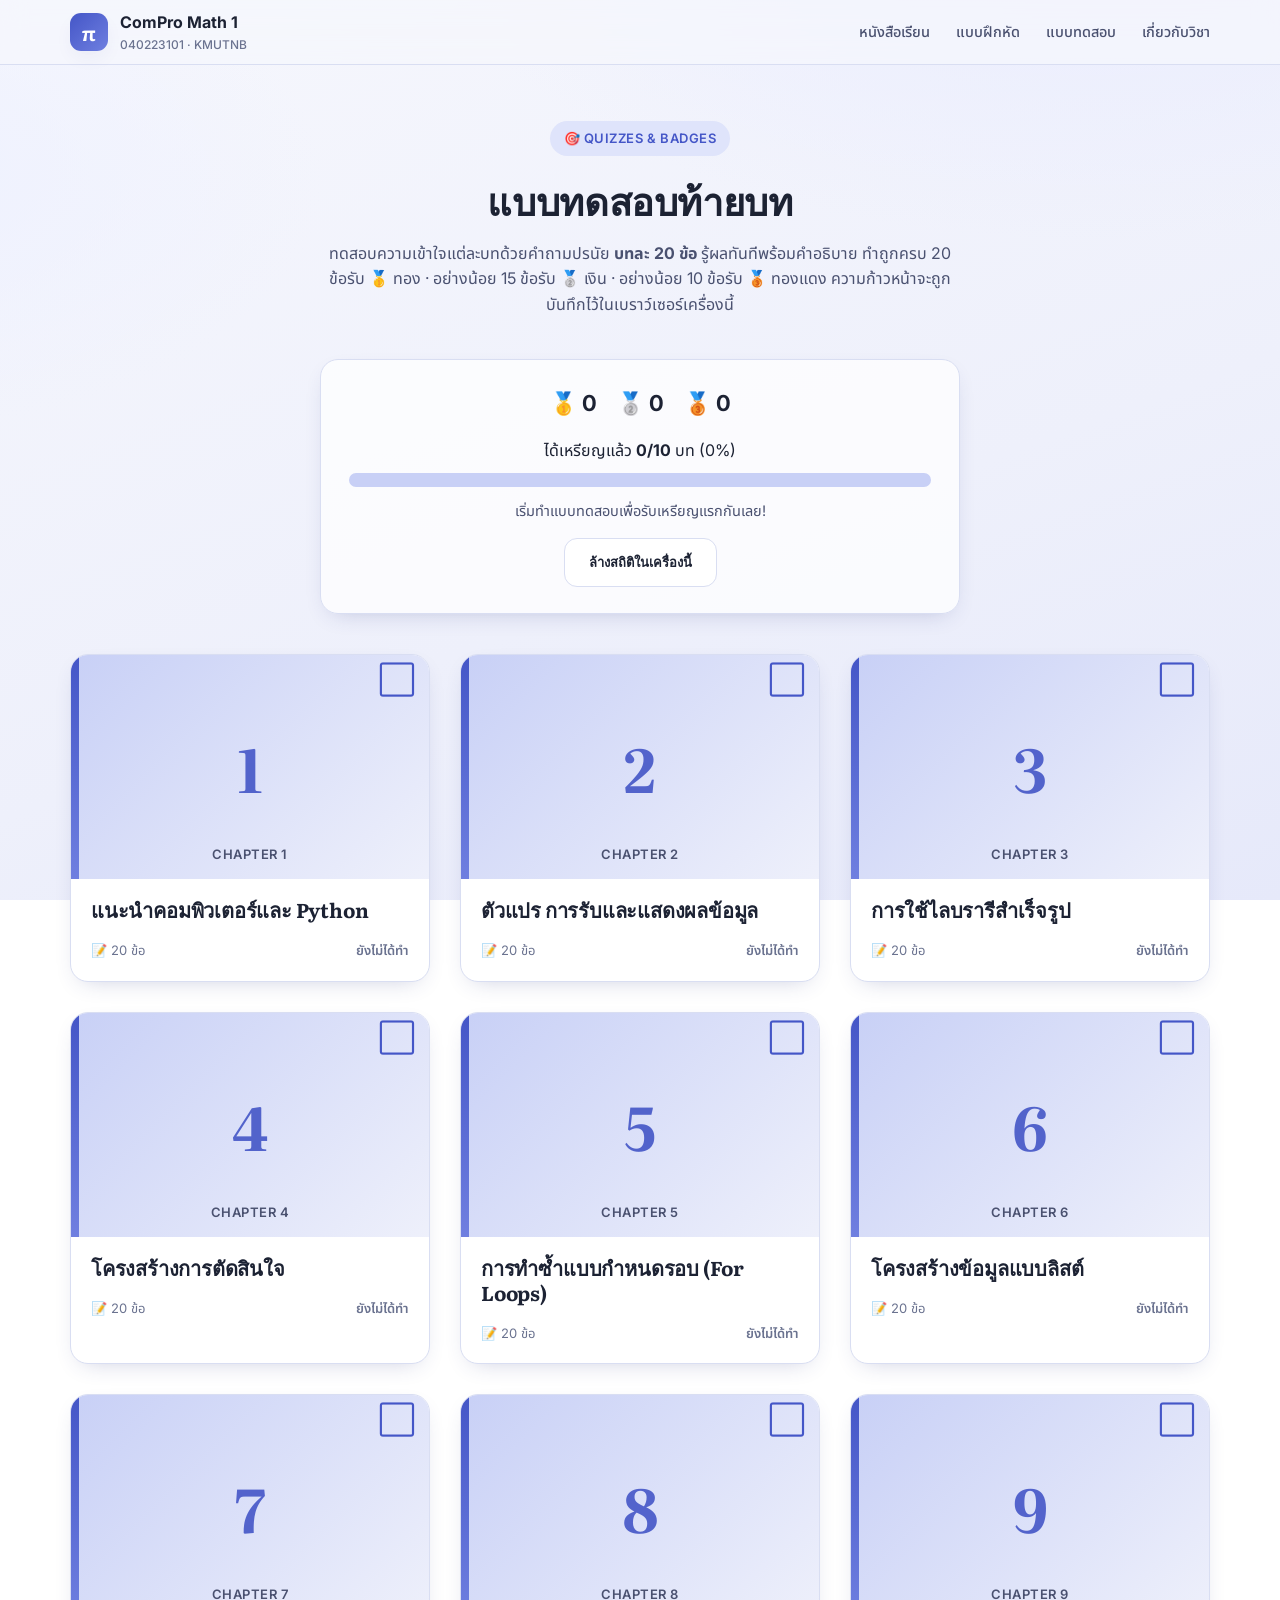
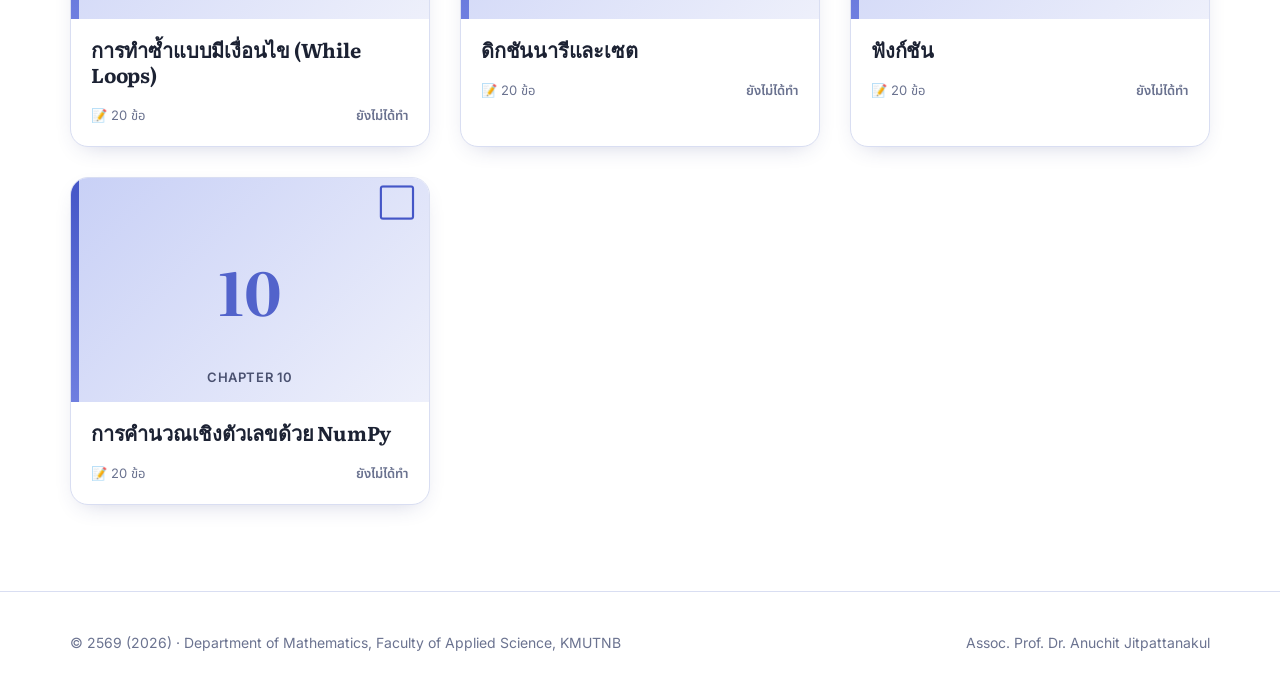
<file: quizzes.html>
<!DOCTYPE html>
<html lang="th">
<head>
  <meta charset="UTF-8" />
  <meta name="viewport" content="width=device-width, initial-scale=1.0" />
  <title>แบบทดสอบท้ายบท — Computer Programming for Mathematics 1 (040223101)</title>
  <meta name="description" content="แบบทดสอบท้ายบท (MCQ) วัดความเข้าใจ พร้อมแถบความก้าวหน้าและเหรียญประจำบท — ComPro Math 1, KMUTNB" />
  <link rel="preconnect" href="https://fonts.googleapis.com" />
  <link rel="preconnect" href="https://fonts.gstatic.com" crossorigin />
  <link href="https://fonts.googleapis.com/css2?family=Literata:ital,opsz,wght@0,7..72,400;0,7..72,600;0,7..72,700;1,7..72,400&family=Inter:wght@400;500;600;700&family=Noto+Sans+Thai:wght@400;500;600;700&display=swap" rel="stylesheet" />
  <link rel="stylesheet" href="assets/css/style.css" />
  <link rel="icon" href="data:image/svg+xml,%3Csvg xmlns='http://www.w3.org/2000/svg' viewBox='0 0 100 100'%3E%3Crect width='100' height='100' rx='24' fill='%234456c7'/%3E%3Ctext x='50' y='70' font-size='62' text-anchor='middle' fill='white' font-family='Georgia'%3E%CF%80%3C/text%3E%3C/svg%3E" />
  <style>
    .book-cover.ex { display: grid; place-items: center; position: relative;
      background: linear-gradient(135deg, var(--accent-soft) 0%, #eef0fb 100%); }
    .book-cover.ex .ex-num { font-family: var(--serif); font-size: 60px; font-weight: 700;
      color: var(--accent); line-height: 1; opacity: .9; }
    .book-cover.ex .ex-sub { position: absolute; bottom: 14px; font-size: 13px; font-weight: 600;
      color: var(--ink-soft); letter-spacing: .04em; }
    .q-badge { position: absolute; top: 12px; right: 14px; font-size: 26px; line-height: 1; }
    .quiz-card .book-body { padding: 18px 20px 20px; }
    .qstatus { font-size: 13px; font-weight: 600; }
    .qstatus.st-pass { color: #1f8a4c; }
    .qstatus.st-try { color: #b9740a; }
    .qstatus.st-none { color: var(--muted); }
    /* progress */
    .prog-box { background: rgba(255,255,255,.75); border: 1px solid var(--line);
      border-radius: var(--radius); padding: 26px 28px; max-width: 640px; margin: 0 auto 40px;
      text-align: center; box-shadow: var(--shadow-sm); }
    #medalRow { display: flex; justify-content: center; gap: 20px; margin-bottom: 16px; }
    #medalRow .mcount { font-size: 22px; font-weight: 700; color: var(--ink);
      display: inline-flex; align-items: center; gap: 6px; }
    #progLabel { font-size: 16px; color: var(--ink); margin-bottom: 10px; }
    .prog-track { height: 14px; background: var(--accent-soft); border-radius: 999px; overflow: hidden; }
    .prog-fill { height: 100%; width: 0; border-radius: 999px;
      background: linear-gradient(90deg, var(--accent) 0%, var(--accent-2) 100%);
      transition: width .6s ease; }
    #cheer { margin-top: 12px; font-size: 14.5px; color: var(--ink-soft); }
    #resetBtn { margin-top: 16px; font-size: 13px; }
  </style>
</head>
<body>
  <header class="topbar">
    <div class="container">
      <a class="brand" href="index.html">
        <span class="logo">π</span>
        <span>ComPro Math 1 <small>040223101 · KMUTNB</small></span>
      </a>
      <nav class="topnav">
        <a href="index.html#books">หนังสือเรียน</a>
        <a href="exercises.html">แบบฝึกหัด</a>
        <a href="quizzes.html">แบบทดสอบ</a>
        <a href="index.html#about">เกี่ยวกับวิชา</a>
      </nav>
    </div>
  </header>

  <section class="section" style="padding-top: 56px;">
    <div class="container">
      <div class="section-head">
        <span class="eyebrow">🎯 Quizzes &amp; Badges</span>
        <h2>แบบทดสอบท้ายบท</h2>
        <p>ทดสอบความเข้าใจแต่ละบทด้วยคำถามปรนัย <strong>บทละ 20 ข้อ</strong> รู้ผลทันทีพร้อมคำอธิบาย
          ทำถูกครบ 20 ข้อรับ 🥇 ทอง · อย่างน้อย 15 ข้อรับ 🥈 เงิน · อย่างน้อย 10 ข้อรับ 🥉 ทองแดง
          ความก้าวหน้าจะถูกบันทึกไว้ในเบราว์เซอร์เครื่องนี้</p>
      </div>

      <div class="prog-box">
        <div id="medalRow"></div>
        <div id="progLabel"></div>
        <div class="prog-track"><div class="prog-fill" id="progFill"></div></div>
        <div id="cheer"></div>
        <button class="btn btn-ghost" id="resetBtn">ล้างสถิติในเครื่องนี้</button>
      </div>

      <div class="shelf" id="quizShelf"></div>
    </div>
  </section>

  <footer class="footer">
    <div class="container">
      <span>© 2569 (2026) · Department of Mathematics, Faculty of Applied Science, KMUTNB</span>
      <span>Assoc. Prof. Dr. Anuchit Jitpattanakul</span>
    </div>
  </footer>

  <script type="module" src="assets/js/quizzes.js?v=2"></script>
</body>
</html>
</file>
<file: assets/css/style.css>
/* ============================================================
   Computer Programming for Mathematics 1
   Anime-themed course site — matches the Gamma slide aesthetic
   ============================================================ */

:root {
  --bg-1: #f6f7fd;
  --bg-2: #eef0fb;
  --bg-3: #e6e9fa;
  --ink: #1c2233;
  --ink-soft: #4a5170;
  --muted: #6b7390;
  --accent: #4456c7;       /* periwinkle / indigo */
  --accent-2: #6f7fe0;
  --accent-soft: #c8d0f6;  /* lavender boxes from the slides */
  --accent-bg: #dfe4fb;
  --card: #ffffff;
  --line: #d9def2;
  --shadow: 0 18px 50px -18px rgba(45, 56, 130, .35);
  --shadow-sm: 0 8px 24px -12px rgba(45, 56, 130, .30);
  --serif: "Literata", "Lora", Georgia, "Times New Roman", serif;
  --sans: "Inter", "Noto Sans Thai", system-ui, -apple-system, sans-serif;
  --radius: 18px;
}

* { box-sizing: border-box; margin: 0; padding: 0; }

html { scroll-behavior: smooth; }

body {
  font-family: var(--sans);
  color: var(--ink);
  background:
    radial-gradient(1200px 600px at 85% -10%, #e9ecff 0%, transparent 55%),
    radial-gradient(900px 500px at -10% 20%, #eef1ff 0%, transparent 50%),
    linear-gradient(160deg, var(--bg-1) 0%, var(--bg-2) 60%, var(--bg-3) 100%);
  background-attachment: fixed;
  min-height: 100vh;
  line-height: 1.6;
  -webkit-font-smoothing: antialiased;
}

h1, h2, h3, .serif { font-family: var(--serif); letter-spacing: -.01em; }

a { color: var(--accent); text-decoration: none; }
a:hover { text-decoration: underline; }

.container { width: min(1140px, 92vw); margin: 0 auto; }

/* ---------- Top bar ---------- */
.topbar {
  position: sticky; top: 0; z-index: 50;
  backdrop-filter: blur(12px);
  background: rgba(246, 247, 253, .72);
  border-bottom: 1px solid var(--line);
}
.topbar .container {
  display: flex; align-items: center; justify-content: space-between;
  height: 64px;
}
.brand { display: flex; align-items: center; gap: 12px; font-weight: 700; color: var(--ink); }
.brand .logo {
  width: 38px; height: 38px; border-radius: 11px;
  display: grid; place-items: center; color: #fff; font-family: var(--serif);
  font-size: 20px; font-weight: 700;
  background: linear-gradient(135deg, var(--accent) 0%, var(--accent-2) 100%);
  box-shadow: var(--shadow-sm);
}
.brand small { display: block; font-weight: 500; color: var(--muted); font-size: 12px; }
.topnav { display: flex; gap: 26px; font-size: 14.5px; font-weight: 500; }
.topnav a { color: var(--ink-soft); }
.topnav a:hover { color: var(--accent); text-decoration: none; }

/* ---------- Hero ---------- */
.hero { padding: 66px 0 30px; }
.hero-grid {
  display: grid; grid-template-columns: 1.05fr .95fr; gap: 48px; align-items: center;
}
.eyebrow {
  display: inline-flex; align-items: center; gap: 8px;
  font-size: 13px; font-weight: 600; letter-spacing: .04em; text-transform: uppercase;
  color: var(--accent); background: var(--accent-bg);
  padding: 7px 14px; border-radius: 999px; margin-bottom: 22px;
}
.hero h1 { font-size: clamp(34px, 5vw, 56px); line-height: 1.08; color: var(--ink); }
.hero h1 .grad {
  background: linear-gradient(120deg, var(--accent) 0%, var(--accent-2) 60%, #9aa6f2 100%);
  -webkit-background-clip: text; background-clip: text; -webkit-text-fill-color: transparent;
}
.hero p.lead { margin-top: 20px; font-size: 18px; color: var(--ink-soft); max-width: 30em; }
.hero-cta { margin-top: 30px; display: flex; gap: 14px; flex-wrap: wrap; }

.btn {
  display: inline-flex; align-items: center; gap: 9px;
  padding: 13px 24px; border-radius: 13px; font-weight: 600; font-size: 15.5px;
  cursor: pointer; border: 1px solid transparent; transition: transform .15s ease, box-shadow .2s ease;
}
.btn:hover { text-decoration: none; transform: translateY(-2px); }
.btn-primary { background: linear-gradient(135deg, var(--accent) 0%, var(--accent-2) 100%); color: #fff; box-shadow: var(--shadow-sm); }
.btn-ghost { background: #fff; color: var(--ink); border-color: var(--line); }

/* Hero art — anime cover collage */
.hero-art { position: relative; height: 380px; }
.hero-art .float-card {
  position: absolute; border-radius: 16px; overflow: hidden;
  box-shadow: var(--shadow); border: 4px solid #fff;
  background: #fff;
}
.hero-art img { display: block; width: 100%; height: 100%; object-fit: cover; }
.hero-art .c1 { width: 240px; height: 150px; top: 8%;  left: 4%;  transform: rotate(-5deg); z-index: 3; }
.hero-art .c2 { width: 250px; height: 158px; top: 36%; right: 2%; transform: rotate(4deg);  z-index: 2; }
.hero-art .c3 { width: 220px; height: 140px; bottom: 2%; left: 16%; transform: rotate(3deg); z-index: 1; }
.hero-art .spark {
  position: absolute; width: 16px; height: 16px; border-radius: 50%;
  background: radial-gradient(circle, #fff 0%, var(--accent-2) 70%, transparent 71%);
  opacity: .8;
}

/* ---------- Section headings ---------- */
.section { padding: 56px 0; }
.section-head { text-align: center; margin-bottom: 42px; }
.section-head .eyebrow { margin-bottom: 14px; }
.section-head h2 { font-size: clamp(26px, 3.4vw, 38px); color: var(--ink); }
.section-head p { color: var(--ink-soft); margin-top: 10px; max-width: 40em; margin-inline: auto; }

/* ---------- Bookshelf ---------- */
.shelf { display: grid; grid-template-columns: repeat(3, 1fr); gap: 30px; }
.book {
  position: relative; background: var(--card); border: 1px solid var(--line);
  border-radius: var(--radius); overflow: hidden; box-shadow: var(--shadow-sm);
  transition: transform .2s ease, box-shadow .25s ease;
  display: flex; flex-direction: column;
}
.book:hover { transform: translateY(-6px); box-shadow: var(--shadow); text-decoration: none; }
.book-cover { position: relative; aspect-ratio: 16 / 10; overflow: hidden; background: var(--accent-soft); }
.book-cover img { width: 100%; height: 100%; object-fit: cover; transition: transform .4s ease; }
.book:hover .book-cover img { transform: scale(1.05); }
.book-cover .ch-badge {
  position: absolute; top: 14px; left: 14px;
  background: rgba(28, 34, 51, .82); color: #fff; backdrop-filter: blur(4px);
  font-size: 12.5px; font-weight: 600; letter-spacing: .03em;
  padding: 6px 12px; border-radius: 999px;
}
.book-cover .spine { position: absolute; left: 0; top: 0; bottom: 0; width: 8px;
  background: linear-gradient(var(--accent), var(--accent-2)); }
.book-body { padding: 20px 22px 24px; flex: 1; display: flex; flex-direction: column; }
.book-body h3 { font-size: 20px; color: var(--ink); line-height: 1.25; }
.book-body p { color: var(--muted); font-size: 14.5px; margin-top: 9px; flex: 1; }
.book-meta { display: flex; align-items: center; justify-content: space-between; margin-top: 18px; }
.book-meta .pages { font-size: 13px; color: var(--muted); display: inline-flex; align-items: center; gap: 6px; }
.book-meta .open {
  font-size: 14px; font-weight: 600; color: var(--accent);
  display: inline-flex; align-items: center; gap: 6px;
}
.book:hover .open svg { transform: translateX(3px); }
.book .open svg { transition: transform .2s ease; }

/* ---------- Feature strip ---------- */
.features { display: grid; grid-template-columns: repeat(3, 1fr); gap: 24px; }
.feature {
  background: rgba(255,255,255,.7); border: 1px solid var(--line);
  border-radius: var(--radius); padding: 26px;
}
.feature .ico {
  width: 48px; height: 48px; border-radius: 13px; display: grid; place-items: center;
  background: var(--accent-bg); color: var(--accent); margin-bottom: 16px;
}
.feature h3 { font-size: 18px; }
.feature p { color: var(--ink-soft); font-size: 14.5px; margin-top: 8px; }

/* ---------- Footer ---------- */
.footer { margin-top: 30px; padding: 40px 0; border-top: 1px solid var(--line); color: var(--muted); font-size: 14px; }
.footer .container { display: flex; justify-content: space-between; gap: 18px; flex-wrap: wrap; }

/* ---------- Responsive ---------- */
@media (max-width: 880px) {
  .hero-grid { grid-template-columns: 1fr; gap: 30px; }
  .hero-art { height: 300px; order: -1; }
  .shelf { grid-template-columns: 1fr; }
  .features { grid-template-columns: 1fr; }
  .topnav { display: none; }
}
</file>
